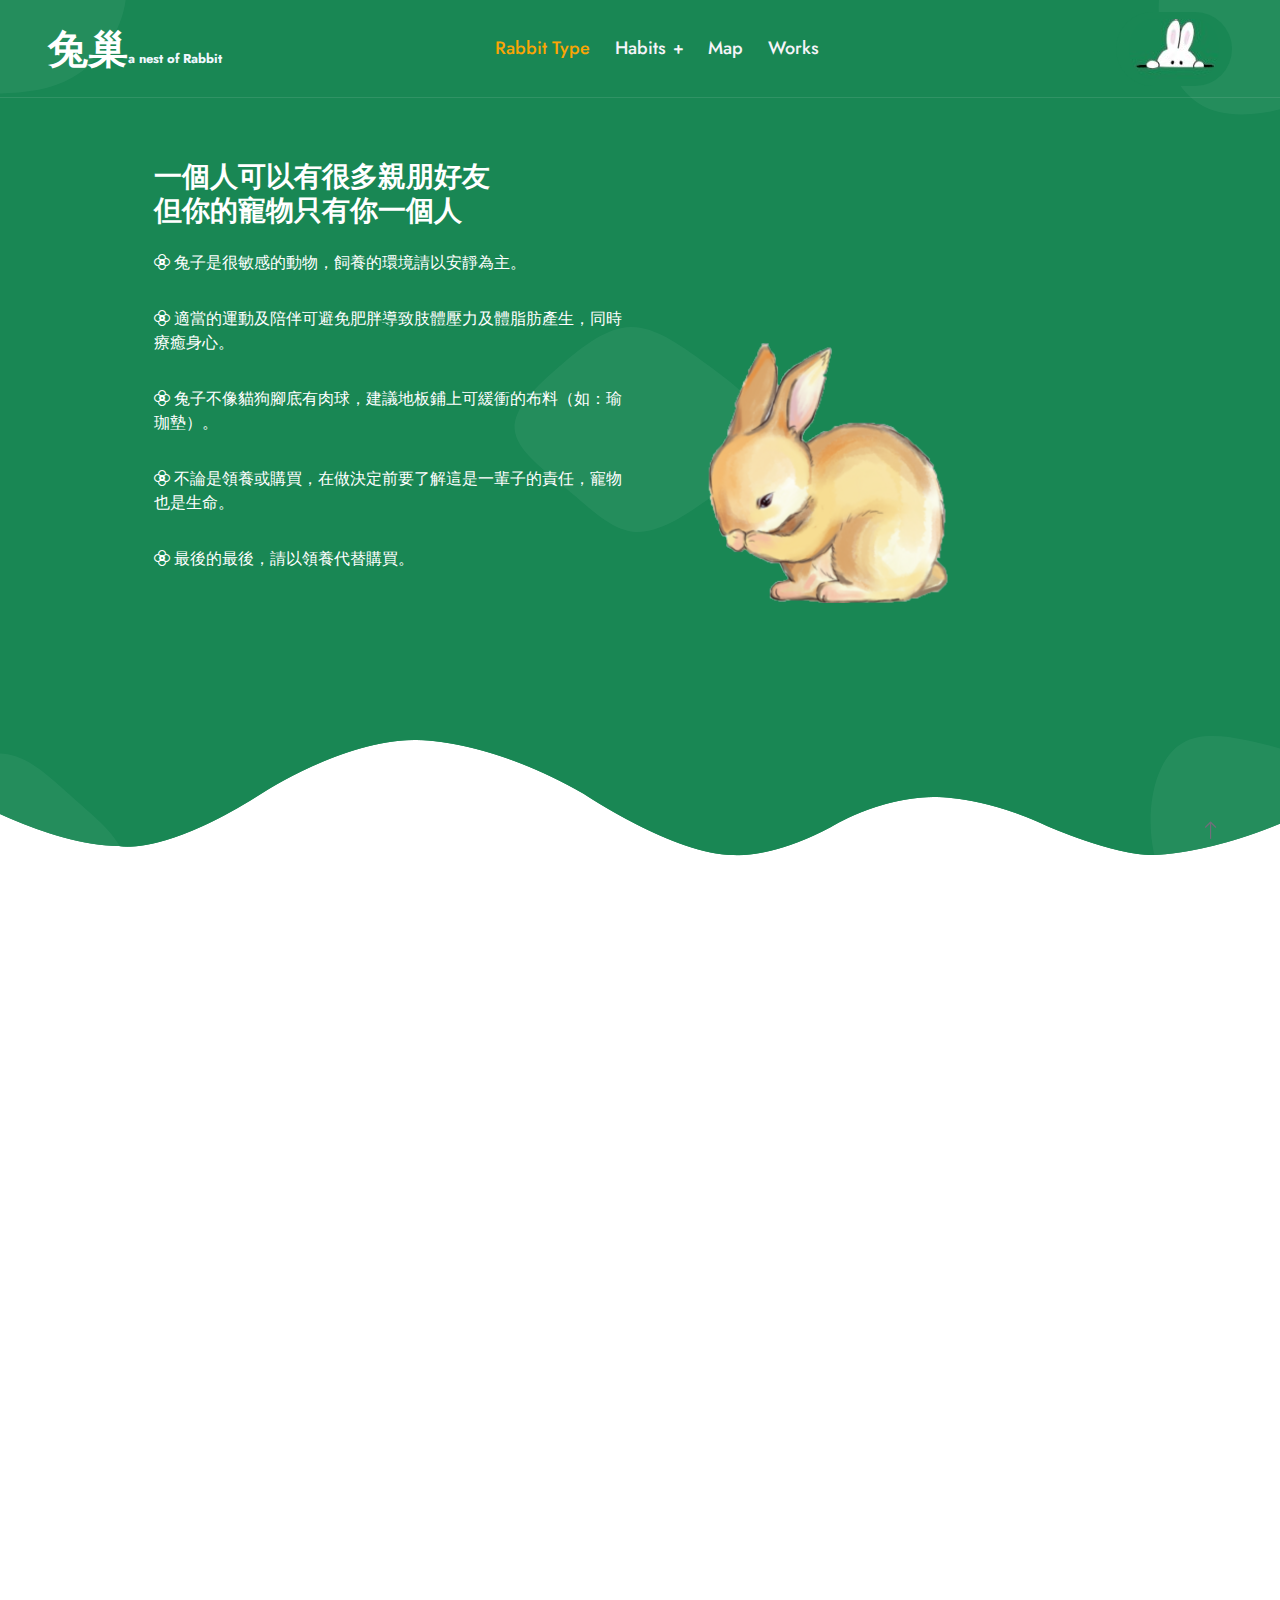
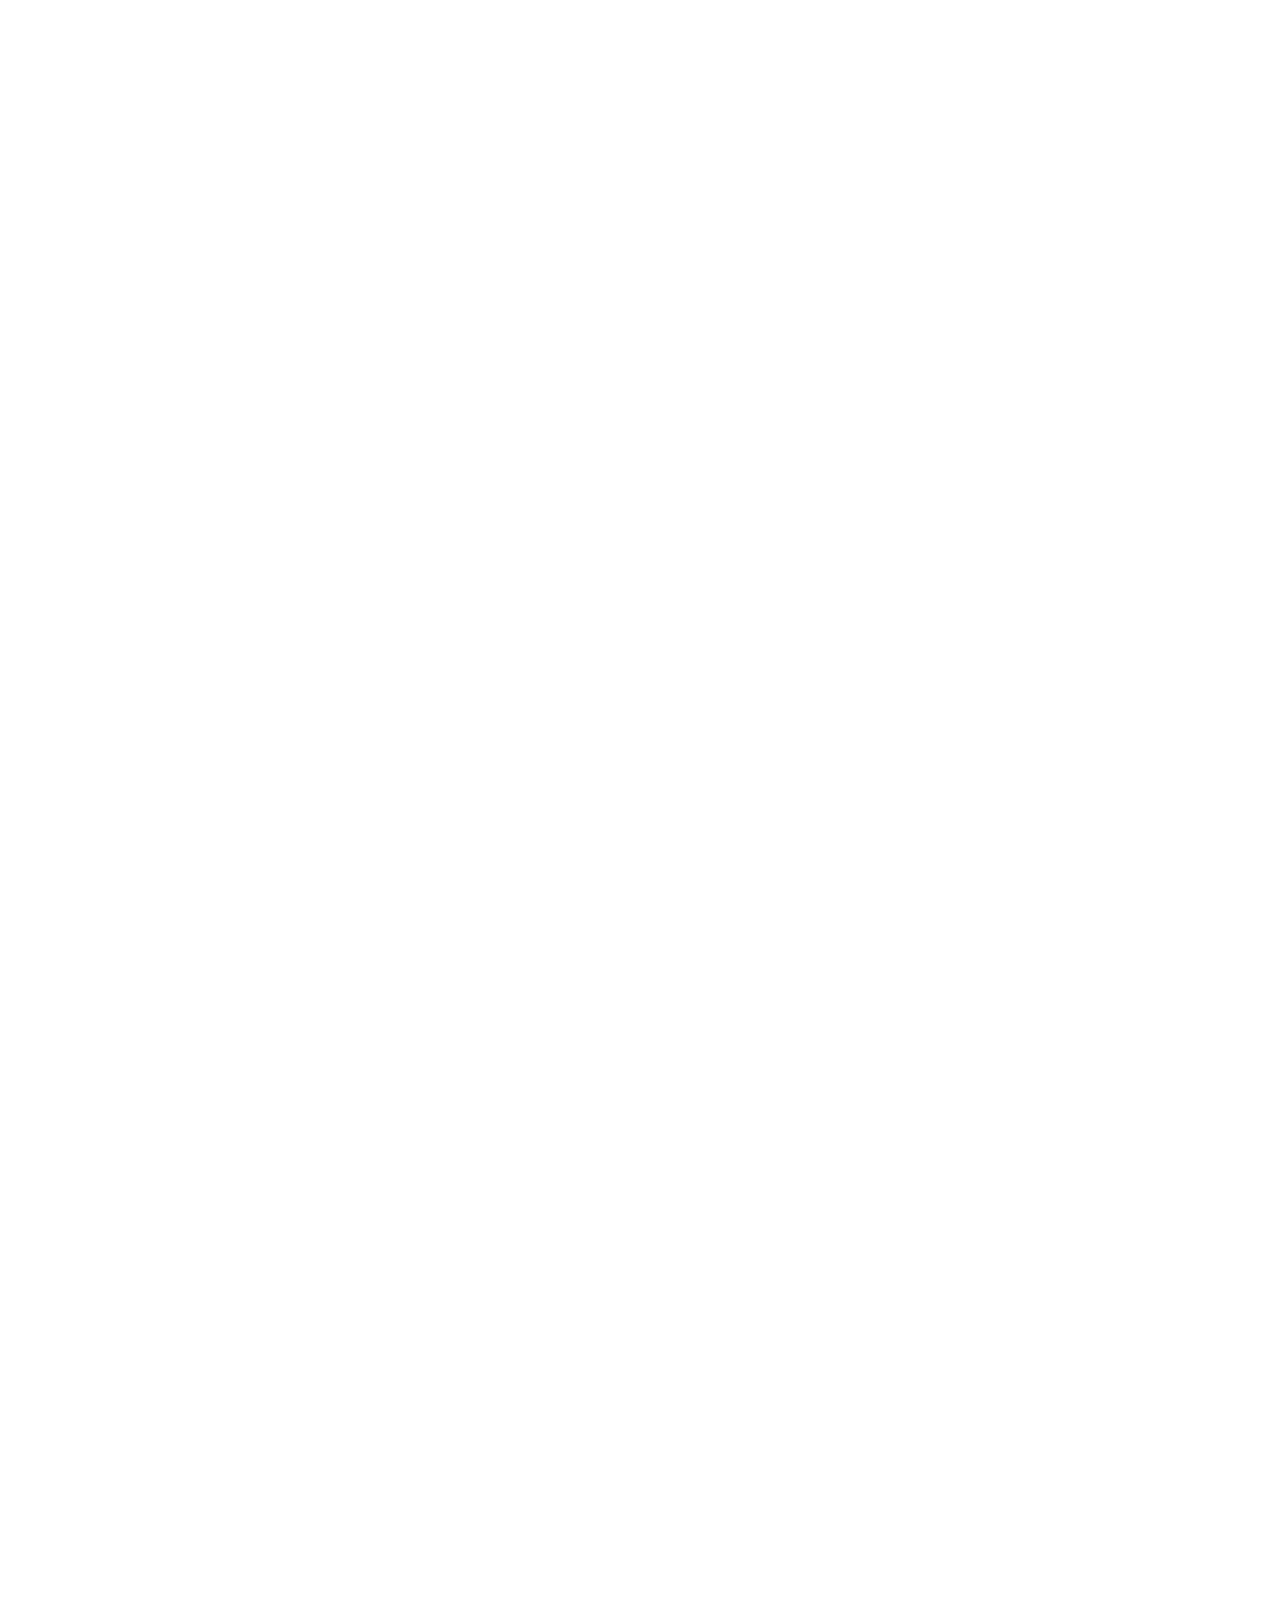
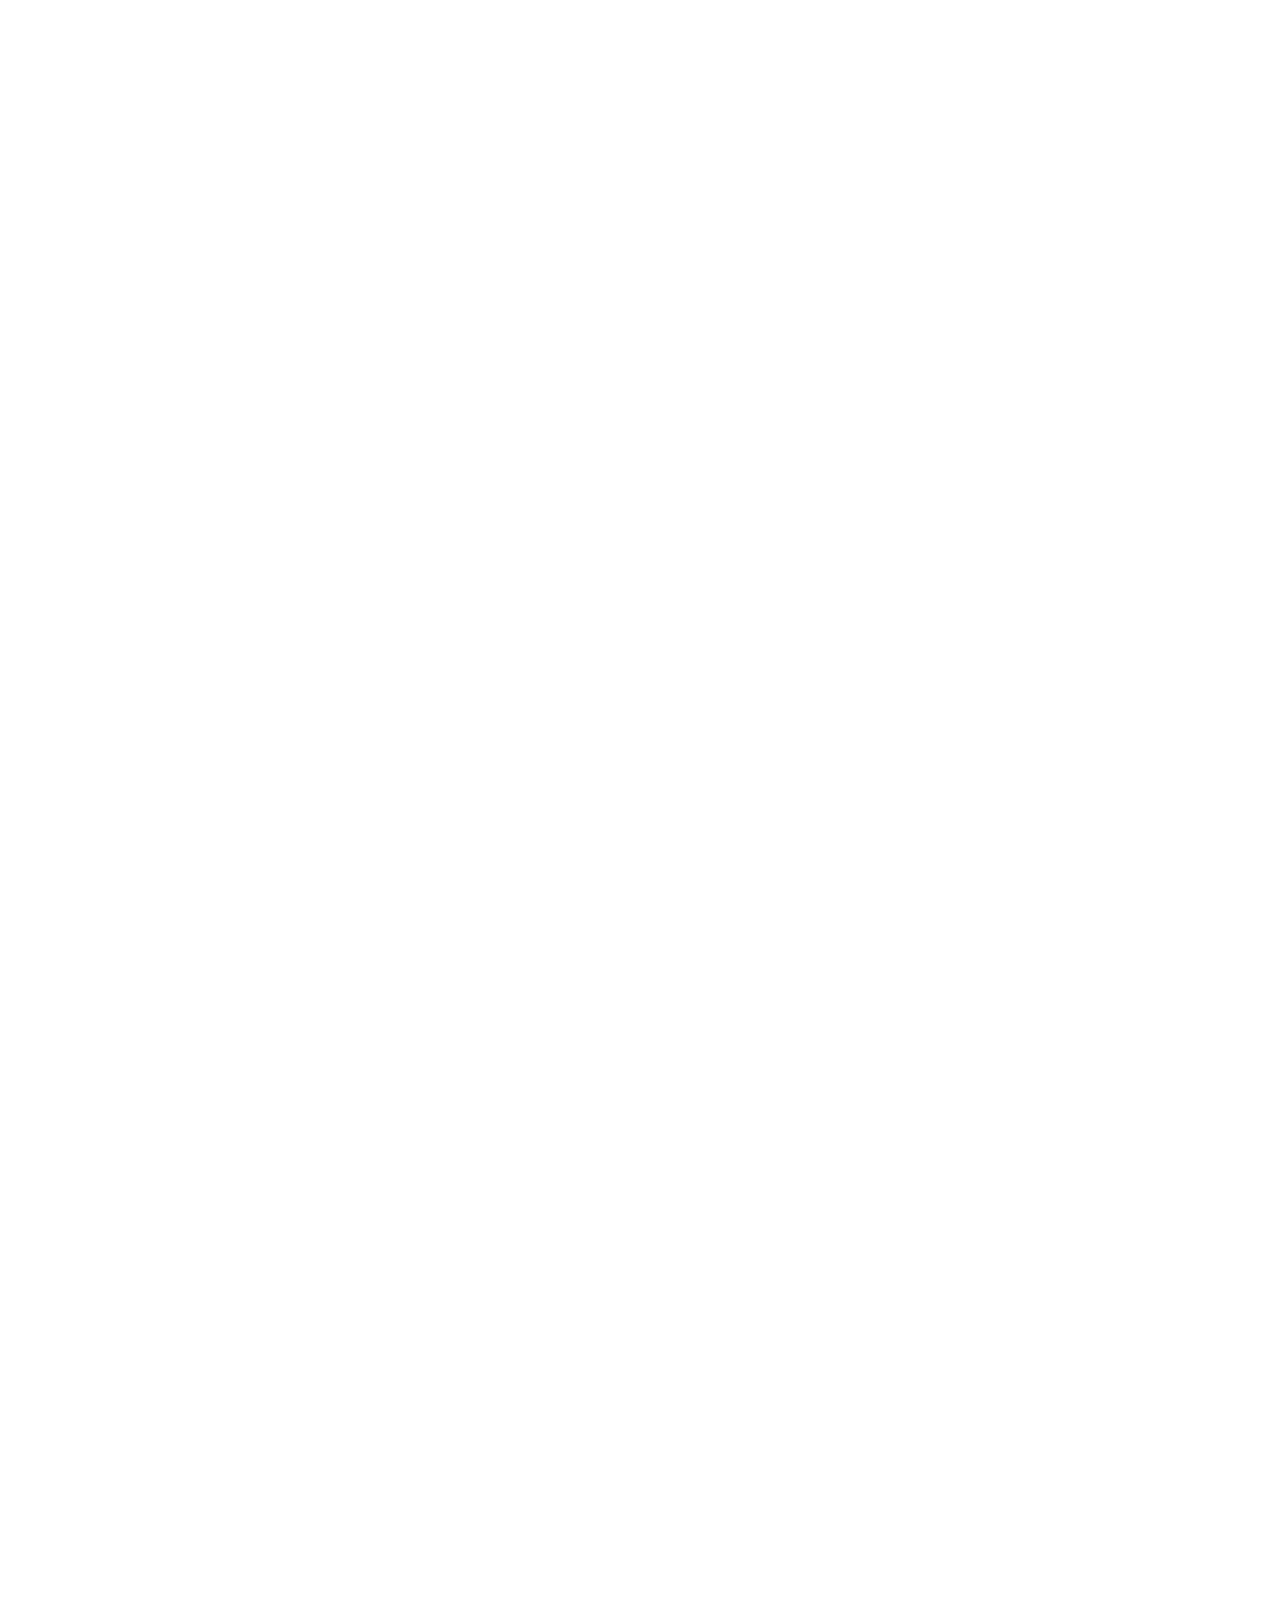
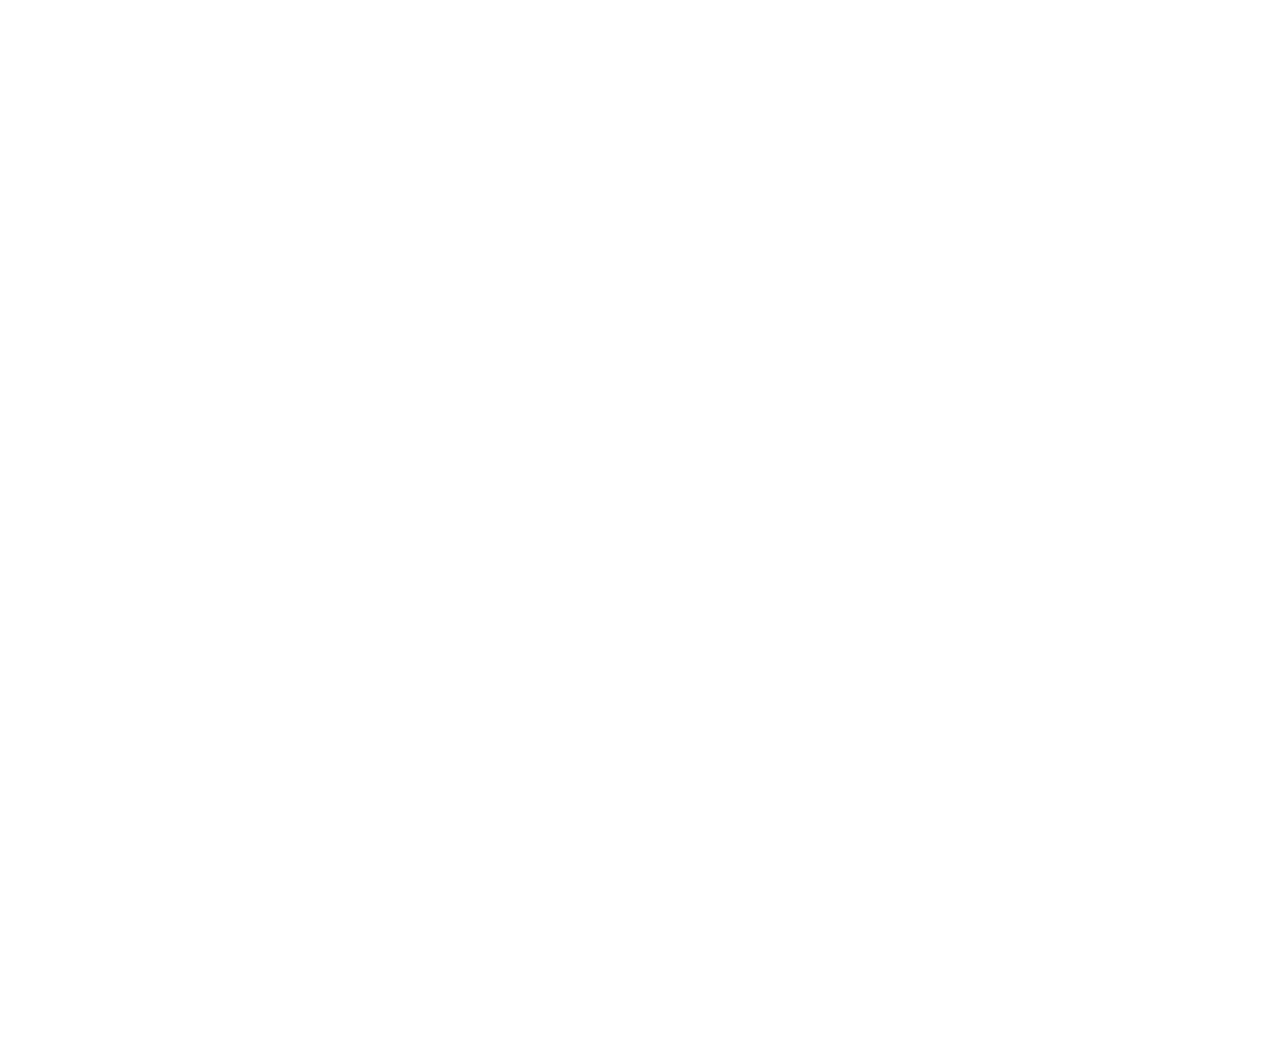
<file: index.html>
<!DOCTYPE html>
<html lang="en">

<head>
    <meta charset="utf-8">
    <title>Rabbit Type-介紹兔子種類</title>
    <meta content="width=device-width, initial-scale=1.0" name="viewport">
    <meta content="" name="keywords">
    <meta content="" name="description">

    <!-- Favicon -->
    <link href="img/Logo.png" rel="icon">

    <!-- Google Web Fonts -->
    <link rel="preconnect" href="https://fonts.googleapis.com">
    <link rel="preconnect" href="https://fonts.gstatic.com" crossorigin>
    <link href="https://fonts.googleapis.com/css2?family=Heebo:wght@400;500&family=Jost:wght@500;600;700&display=swap"
        rel="stylesheet">
    <!-- <script src="https://maxcdn.bootstrapcdn.com/bootstrap/3.4.1/js/bootstrap.min.js"></script> -->
    <!-- Icon Font Stylesheet -->
    <link href="https://cdnjs.cloudflare.com/ajax/libs/font-awesome/5.10.0/css/all.min.css" rel="stylesheet">
    <link href="https://cdn.jsdelivr.net/npm/bootstrap-icons@1.4.1/font/bootstrap-icons.css" rel="stylesheet">

    <!-- Libraries Stylesheet -->
    <link href="lib/animate/animate.min.css" rel="stylesheet">
    <link href="lib/owlcarousel/assets/owl.carousel.min.css" rel="stylesheet">
    <link href="lib/lightbox/css/lightbox.min.css" rel="stylesheet">

    <!-- Customized Bootstrap Stylesheet -->
    <link href="css/bootstrap.min.css" rel="stylesheet">

    <!-- Template Stylesheet -->
    <link href="css/style.css" rel="stylesheet">

    <!-- others -->

</head>

<style>
   .d-block{
        height: 400px;
        border-radius: 5px;
   }
   .lh-base{
        height: 72px;
   }

</style>


<script>
    window.onload = function () {
        document.getElementById("bn").onclick = function () {
            fetch("./rabbit_all.js")
                .then((Response) => {                        /*→ .then聲明式語法*/
                    return Response.json()                   /*→ 直接解析HW.html內容*/
                })
                .then((object) => {
                    let draw = document.getElementById("draw").value                   /*→ 在id為text的位置中放輸入值*/
                    let allType = object['allType']
                    let data = allType.find(function (el) {
                        return el.TypeName == draw
                    })
                    if (data) {
                        document.getElementById("showType").innerHTML = `<div class=" wow fadeIn">${data.TypeName}<br>${data.photo}</div>`
                        console.log(data)
                    } else {
                        // document.getElementById("showType").innerHTML = `<div style="color:red;line-height:408px ">請輸入正確內容</div>`
                        document.getElementById("showType").innerHTML = `<div class=" wow fadeIn"><img src="./img/ErrorType.jpg" style="border-radius:10px "><br><h5 style="color:red">請輸入正確內容</h5></div>`
                        console.log(data)
                    }
                    // document.getElementById("showType").innerHTML = object[draw]           /*→ test的內容顯示text所輸入對應的值*/
                })
        }
    }

</script>

<body>
    <div class="container-xxl bg-white p-0">
        <!-- Spinner Start -->
        <div id="spinner"
            class="show bg-white position-fixed translate-middle w-100 vh-100 top-50 start-50 d-flex align-items-center justify-content-center">
            <div class="spinner-grow text-success" style="width: 3rem; height: 3rem;" role="status">
                <span class="sr-only">Loading...</span>
            </div>
        </div>
        <!-- Spinner End -->


        <!-- Navbar & Hero Start -->
        <div class="container-xxl position-relative p-0">
            <nav class="navbar navbar-expand-lg navbar-light px-4 px-lg-5 py-3 py-lg-0">
                <a href="" class="navbar-brand p-0">
                    <h1 class="m-0">兔巢<span style="color: aliceblue;font-size: small;">a nest of Rabbit</span></h1>
                    <!-- <img src="img/logo.png" alt="Logo"> -->
                </a>
                <button class="navbar-toggler" type="button" data-bs-toggle="collapse" data-bs-target="#navbarCollapse">
                    <span class="fa fa-bars"></span>
                </button>
                <div class="collapse navbar-collapse" id="navbarCollapse">
                    <div class="navbar-nav mx-auto py-0">
                        <a href="index.html" class="nav-item nav-link active">Rabbit Type</a>
                        <div class="nav-item dropdown">
                            <a href="habit.html" class="nav-link dropdown-toggle" data-bs-toggle="dropdown">Habits</a>
                            <div class="dropdown-menu m-0">
                                <a href="habit.html#live" class="dropdown-item" title="居住環境、飲食習慣、適合溫度、睡眠時間">日常生活</a>
                                <a href="habit.html#stander" class="dropdown-item" title="兔子年齡、體型重量、外表骨骼">健康標準</a>
                                <a href="habit.html#behavior" class="dropdown-item" title="肢體語言、聲音表達、智商行為">個性行為</a>
                                <a href="habit.html#training" class="dropdown-item" title="控制飲食、讓兔子喜歡你、賦予指令、訓練強度、持續堅持">馴服兔子</a>
                                <a href="habit.html#dispute" class="dropdown-item" title="問題及闢謠">錯誤爭議</a>
                            </div>
                        </div>
                        <a href="map.html" class="nav-item nav-link">Map</a>
                        <a href="works.html" class="nav-item nav-link">Works</a>
                        <!-- <a href="project.html" class="nav-item nav-link">Project</a>
                        <a href="contact.html" class="nav-item nav-link">Contact</a> -->
                    </div>
                    <img src="./img/logo-Test.jpg" class="btn rounded-pill ms-3 d-none d-lg-block"
                        style="background-color: #198754;">
                </div>
            </nav>

            <div class="container-xxl bg-success hero-header">
                <div class="container px-lg-5">
                    <div class="row align-items-end">
                        <div class="col-lg-6 text-center text-lg-start ps-5">
                            <h3 class="text-white mb-4 animated slideInDown">一個人可以有很多親朋好友<br>但你的寵物只有你一個人</h3>
                            <p class="text-white pb-3 animated slideInDown"><i class="bi bi-flower2"></i> 兔子是很敏感的動物，飼養的環境請以安靜為主。</p>
                            <p class="text-white pb-3 animated slideInDown"><i class="bi bi-flower2"></i> 適當的運動及陪伴可避免肥胖導致肢體壓力及體脂肪產生，同時療癒身心。</p>
                            <p class="text-white pb-3 animated slideInDown"><i class="bi bi-flower2"></i> 兔子不像貓狗腳底有肉球，建議地板鋪上可緩衝的布料（如：瑜珈墊）。</p>
                            <p class="text-white pb-3 animated slideInDown"><i class="bi bi-flower2"></i> 不論是領養或購買，在做決定前要了解這是一輩子的責任，寵物也是生命。</p>
                            <p class="text-white pb-3 animated slideInDown"><i class="bi bi-flower2"></i> 最後的最後，請以領養代替購買。</p>
                            <!-- <a href="" class="btn btn-secondary py-sm-3 px-sm-5 rounded-pill me-3 animated slideInLeft">Read More</a>
                            <a href="" class="btn btn-light py-sm-3 px-sm-5 rounded-pill animated slideInRight">Contact Us</a> -->
                        </div>
                        <div class="col-lg-6 text-center text-lg-start ps-5 ">
                            <img class="img-fluid animated zoomIn" src="img/homepage_rabbit.png" alt="">
                        </div>
                    </div>
                </div>
            </div>
        </div>
        <!-- Navbar & Hero End -->


        <!-- Feature Start -->
        <div class="container-xxl py-5">
            <div class="container py-5 px-lg-5">
                <div class="row g-4">
                    <div class="col-lg-4 wow fadeInUp" data-wow-delay="0.1s">
                        <div class="feature-item bg-light rounded text-center p-4">
                            <img class="fa fa-3x mb-4" src="./img/del_carrot.png" alt="傷心紅蘿蔔">
                            <h5 class="mb-3">兔子的主食不是胡蘿蔔</h5>
                            <p class="m-0">兔子的主食是<mark>牧草</mark>。</p>
                            <p class="m-0">可以少量餵食胡蘿蔔，因含有大量維生素A</p>
                            <p class="m-0">過量餵食會引起中毒甚至死亡。</p>
                        </div>
                    </div>
                    <div class="col-lg-4 wow fadeInUp" data-wow-delay="0.3s">
                        <div class="feature-item bg-light rounded text-center p-4">
                            <img class="fa fa-3x mb-4" src="./img/eye_rabbit.png" alt="兔子眼睛">
                            <i class="fa fa-3x text-success mb-4"></i>
                            <h5 class="mb-3">兔子的眼睛是無色透明的</h5>
                            <p class="m-0">白兔的眼睛看起來是紅色的</p>
                            <p class="m-0">是因為毛細血管<mark>反射外界光線</mark></p>
                            <p class="m-0">透明的眼睛就會眼線出紅色。</p>
                        </div>
                    </div>
                    <div class="col-lg-4 wow fadeInUp" data-wow-delay="0.5s">
                        <div class="feature-item bg-light rounded text-center p-4">
                            <img class="fa fa-3x mb-4" src="./img/wash_rabbit.jpg" alt="兔子眼睛">
                            <h5 class="mb-3">兔子臭是刻板印象</h5>
                            <p class="m-0">早期的兔子以補貼家用作為目的飼養</p>
                            <p class="m-0">飼養環境不好，再加上排泄物是以堆肥使用</p>
                            <p class="m-0">堆久了<mark>發酵</mark>便會產生難聞的味道。</p>
                        </div>
                    </div>
                </div>
            </div>
        </div>
        <!-- Feature End -->




        <!-- Projects Start -->
        <div class="container-xxl py-5">
            <div class="container py-5 px-lg-5">
                <div class="wow fadeInUp mb-5 " data-wow-delay="0.1s">
                    <h1 class="text-center section-title text-secondary justify-content-center">
                        <span></span>兔子的不同品種<span></span>
                    </h1>
                    <a href="https://bunnylady.com/how-big-do-rabbits-get/" target="_blank">
                        <p class="text-center" title="The Bunny Lady LLC">分類參考：The Bunny Lady LLC</p>
                    </a>
                </div>
                <div class="row mt-n2 wow fadeInUp" data-wow-delay="0.3s">
                    <div class="col-12 text-center">
                        <ul class="list-inline mb-5" id="portfolio-flters">
                            <li class="mx-2 active" data-filter="*" title="一個品種可能同時有大型、中型或小型兔">全部(18)</li>
                            <li class="mx-2" data-filter=".huge" title="大型兔：成年體重大於8磅（約3.6公斤）">大型兔</li>
                            <li class="mx-2" data-filter=".middle" title="中型兔：成年體重介於5~8磅（約2.2~3.6公斤）">中型兔</li>
                            <li class="mx-2" data-filter=".mini" title="迷你兔：成年體重小於5磅（約2.2公斤）">小型兔</li>
                        </ul>
                    </div>
                </div>

                <div class="row g-4 portfolio-container ">
                    <div class="col-lg-4 col-md-6 portfolio-item mini wow fadeInUp" data-wow-delay="0.1s">
                        <div class="rounded overflow-hidden">
                            <div class="position-relative overflow-hidden">
                                <img class="img-thumbnail w-100" src="img/RabbitType/1.mid-mini-Dutch.jpg" alt="">
                                <div class="portfolio-overlay">
                                    <a class="btn btn-square btn-outline-light mx-1" href="img/allType/Dutch-T.png"
                                        data-lightbox="portfolio"><i class="fa fa-eye"></i></a>
                                    <a class="btn btn-square btn-outline-light mx-1" target="_blank" href="https://www.youtube.com/watch?v=ap81xXoGG4U"><i
                                            class="bi bi-youtube"></i></a>
                                </div>
                            </div>
                            <div class="bg-light p-3">
                                <h5 class="text-success fw-medium mb-2" title="別稱：荷蘭兔、霍蘭兔、圍巾兔">道奇兔</h5>
                                <p class="lh-base mb-0 ">源自於荷蘭，台灣最常見的品種。臉部有V字型的白色區塊，體型小，耳朵短，個性活潑、容易親近。</p>
                            </div>
                        </div>
                    </div>

                    <div class="col-lg-4 col-md-6 portfolio-item huge mini wow fadeInUp" data-wow-delay="0.3s">
                        <div class="rounded overflow-hidden">
                            <div class="position-relative overflow-hidden">
                                <img class="img-thumbnail w-100" src="img/RabbitType/2.huge-x-mini-Blanc_de_Hotot.jpg" alt="">
                                <div class="portfolio-overlay" >
                                    <a class="btn btn-square btn-outline-light mx-1" href="img/allType/Blanc_de_Hotot-T.png"
                                        data-lightbox="portfolio"><i class="fa fa-eye"></i></a>
                                    <a class="btn btn-square btn-outline-light mx-1" target="_blank" href="https://www.youtube.com/shorts/T-NhTfvswk8"><i
                                            class="bi bi-youtube"></i></a>
                                </div>
                            </div>
                            <div class="bg-light p-3" >
                                <h5 class="text-success fw-medium mb-2" title="別稱：熊貓兔、荷達特兔、黑輪兔">海棠兔</h5>
                                <p class="lh-base mb-0">源自於法國，有小型、大型品種。身體純白，只有眼睛周圍的毛是黑色。警覺心強、乖巧可愛。</a>
                            </div>
                        </div>
                    </div>

                    <div class="col-lg-4 col-md-6 portfolio-item mini wow fadeInUp" data-wow-delay="0.5s">
                        <div class="rounded overflow-hidden">
                            <div class="position-relative overflow-hidden">
                                <img class="img-thumbnail w-100" src="img/RabbitType/3.mini-Lionhead.jpeg" alt="">
                                <div class="portfolio-overlay">
                                    <!-- <a class="btn btn-square btn-outline-light mx-1" href="img/all"
                                        data-lightbox="portfolio"><i class="fa fa-eye"></i></a> -->
                                    <a class="btn btn-square btn-outline-light mx-1" target="_blank" href="https://www.youtube.com/watch?v=m2xOqbx6ZOw"><i
                                            class="bi bi-youtube"></i></a>
                                </div>
                            </div>
                            <div class="bg-light p-3">
                                <h5 class="text-success fw-medium mb-2" title="別稱：獅子頭兔">獅子兔</h5>
                                <p class="lh-base mb-0">源自於比利時。頭部毛髮蓬鬆濃密，像一隻小獅子。不怕生、活動力強。</a>
                            </div>
                        </div>
                    </div>

                    <div class="col-lg-4 col-md-6 portfolio-item mini wow fadeInUp" data-wow-delay="0.1s">
                        <div class="rounded overflow-hidden">
                            <div class="position-relative overflow-hidden">
                                <img class="img-thumbnail w-100" src="img/RabbitType/4.mini-holland_lop.jpg" alt="">
                                <div class="portfolio-overlay">
                                    <a class="btn btn-square btn-outline-light mx-1" href="img/allType/Lop-T.png"
                                        data-lightbox="portfolio"><i class="fa fa-eye"></i></a>
                                    <a class="btn btn-square btn-outline-light mx-1" target="_blank" href="https://www.youtube.com/watch?v=ptGqNxHkGrQ"><i
                                            class="bi bi-youtube"></i></a>
                                </div>
                            </div>
                            <div class="bg-light p-3">
                                <h5 class="text-success fw-medium mb-2" title="別稱：荷蘭垂耳兔、小垂垂">荷蘭垂耳兔</h5>
                                <p class="lh-base mb-0">源自於荷蘭，是最小的垂耳兔品種。耳朵下垂，短毛，多種毛色。個性膽小、喜好安靜。</a>
                            </div>
                        </div>
                    </div>

                    <div class="col-lg-4 col-md-6 portfolio-item middle wow fadeInUp" data-wow-delay="0.3s">
                        <div class="rounded overflow-hidden">
                            <div class="position-relative overflow-hidden">
                                <img class="img-thumbnail w-100" src="img/RabbitType/5.mini-spot.jpg" alt="">
                                <div class="portfolio-overlay">
                                    <a class="btn btn-square btn-outline-light mx-1" href="img/allType/Spot-T.png"
                                        data-lightbox="portfolio"><i class="fa fa-eye"></i></a>
                                    <a class="btn btn-square btn-outline-light mx-1" target="_blank" href="https://www.youtube.com/watch?v=fYI3cBqIzag"><i
                                            class="bi bi-youtube"></i></a>
                                </div>
                            </div>
                            <div class="bg-light p-3">
                                <h5 class="text-success fw-medium mb-2" title="別稱：大麥町兔、混種家兔、花兔、老爺兔">斑點兔</h5>
                                <p class="lh-base mb-0">源自於英國。身上斑點像101忠狗的大麥町犬，所以也被稱為大麥町兔。性格膽大、愛玩愛跳。</a>
                            </div>
                        </div>
                    </div>

                    <div class="col-lg-4 col-md-6 portfolio-item huge middle wow fadeInUp" data-wow-delay="0.5s">
                        <div class="rounded overflow-hidden">
                            <div class="position-relative overflow-hidden">
                                <img class="img-thumbnail w-100" src="img/RabbitType/6.huge-Creme_Dargent.jpg" alt="">
                                <div class="portfolio-overlay">
                                    <a class="btn btn-square btn-outline-light mx-1" href="img/allType/Creme-T.png"
                                        data-lightbox="portfolio"><i class="fa fa-eye"></i></a>
                                    <a class="btn btn-square btn-outline-light mx-1" target="_blank" href="https://www.youtube.com/watch?v=pwP4WwVT9CI"><i
                                            class="bi bi-youtube"></i></a>
                                </div>
                            </div>
                            <div class="bg-light p-3">
                                <h5 class="text-success fw-medium mb-2" title="別稱：忌廉兔、彼得兔、橘兔、金兔">奶油兔</h5>
                                <p class="lh-base mb-0">源自於法國。像奶油般的毛色，肚子的毛是白色的。有個性、較敏感。</a>
                            </div>
                        </div>
                    </div>

                    <div class="col-lg-4 col-md-6 portfolio-item middle huge wow fadeInUp" data-wow-delay="0.1s">
                        <div class="rounded overflow-hidden">
                            <div class="position-relative overflow-hidden">
                                <img class="img-thumbnail w-100" src="img/RabbitType/7.huge-mid-mini-Angora.jpg" alt="">
                                <div class="portfolio-overlay">
                                    <!-- <a class="btn btn-square btn-outline-light mx-1" href="img/a"
                                        data-lightbox="portfolio"><i class="fa fa-eye"></i></a> -->
                                    <a class="btn btn-square btn-outline-light mx-1" target="_blank" href="https://www.youtube.com/shorts/Pcp20uyPTqM"><i
                                            class="bi bi-youtube"></i></a>
                                </div>
                            </div>
                            <div class="bg-light p-3">
                                <h5 class="text-success fw-medium mb-2" title="別稱：長毛兔、波斯貓兔、艾達兔">安哥拉兔</h5>
                                <p class="lh-base mb-0">源自於土耳其的安哥拉省，是一種長毛兔。因毛細長，外型似像安哥拉山羊及安哥拉貓。性格文靜、溫順。</a>
                            </div>
                        </div>
                    </div>

                    <div class="col-lg-4 col-md-6 portfolio-item middle wow fadeInUp" data-wow-delay="0.3s">
                        <div class="rounded overflow-hidden">
                            <div class="position-relative overflow-hidden">
                                <img class="img-thumbnail w-100" src="img/RabbitType/8.mid-Japanese_Hare.jpg" alt="">
                                <div class="portfolio-overlay">
                                    <!-- <a class="btn btn-square btn-outline-light mx-1" href="img/portfolio-2.jpg"
                                        data-lightbox="portfolio"><i class="fa fa-eye"></i></a> -->
                                    <a class="btn btn-square btn-outline-light mx-1" target="_blank" href="https://www.youtube.com/watch?v=2FtgFHWJ724&t=127s"><i
                                            class="bi bi-youtube"></i></a>
                                </div>
                            </div>
                            <div class="bg-light p-3">
                                <h5 class="text-success fw-medium mb-2">日本野兔</h5>
                                <p class="lh-base mb-0">源自於日本大久野島，是當地特有的一種野兔。外貌及個性都有所不同。</a>
                            </div>
                        </div>
                    </div>

                    <div class="col-lg-4 col-md-6 portfolio-item huge wow fadeInUp" data-wow-delay="0.5s">
                        <div class="rounded overflow-hidden">
                            <div class="position-relative overflow-hidden">
                                <img class="img-thumbnail w-100" src="img/RabbitType/9.huge-Flemish_Giants.jpg" alt="">
                                <div class="portfolio-overlay">
                                    <!-- <a class="btn btn-square btn-outline-light mx-1" href="img/portfolio-3.jpg"
                                        data-lightbox="portfolio"><i class="fa fa-eye"></i></a> -->
                                    <a class="btn btn-square btn-outline-light mx-1" target="_blank" href="https://www.youtube.com/watch?v=mPA-SBRdCeQ"><i
                                            class="bi bi-youtube"></i></a>
                                </div>
                            </div>
                            <div class="bg-light p-3">
                                <h5 class="text-success fw-medium mb-2" title="別稱：花明兔、佛萊明兔">佛萊明巨兔</h5>
                                <p class="lh-base mb-0">源自於比利時，是家兔的最大品種。體型巨大，體重介於4~20公斤。個性慵懶、害羞安靜。</a>
                            </div>
                        </div>
                    </div>

                    <div class="col-lg-4 col-md-6 portfolio-item huge middle wow fadeInUp" data-wow-delay="0.1s">
                        <div class="rounded overflow-hidden">
                            <div class="position-relative overflow-hidden">
                                <img class="img-thumbnail w-100" src="img/RabbitType/10.huge-mid-chinchilla.jpg" alt="">
                                <div class="portfolio-overlay">
                                    <a class="btn btn-square btn-outline-light mx-1" href="img/allType/chinchilla-T.png"
                                        data-lightbox="portfolio"><i class="fa fa-eye"></i></a>
                                    <a class="btn btn-square btn-outline-light mx-1" target="_blank" href="https://www.youtube.com/watch?v=XX2nUquHkJI"><i
                                            class="bi bi-youtube"></i></a>
                                </div>
                            </div>
                            <div class="bg-light p-3">
                                <h5 class="text-success fw-medium mb-2" title="別稱：渦卷兔">金吉拉兔</h5>
                                <p class="lh-base mb-0">源自於美國。因皮毛似南美小動物Chinchillalanigera而得名，風吹到毛時呈現渦狀輪捲，又稱渦卷兔。懂得認人、自尊心強。</a>
                            </div>
                        </div>
                    </div>

                    <div class="col-lg-4 col-md-6 portfolio-item huge wow fadeInUp" data-wow-delay="0.3s">
                        <div class="rounded overflow-hidden">
                            <div class="position-relative overflow-hidden">
                                <img class="img-thumbnail w-100" src="img/RabbitType/11.huge-Continental_Giant.jpg" alt="">
                                <div class="portfolio-overlay">
                                    <!-- <a class="btn btn-square btn-outline-light mx-1" href="img/portfolio-5.jpg"
                                        data-lightbox="portfolio"><i class="fa fa-eye"></i></a> -->
                                    <a class="btn btn-square btn-outline-light mx-1" target="_blank" href="https://www.youtube.com/watch?v=YbDqzvh5oAs"><i
                                            class="bi bi-youtube"></i></a>
                                </div>
                            </div>
                            <div class="bg-light p-3">
                                <h5 class="text-success fw-medium mb-2" title="別稱：德國灰色巨型兔">大陸巨兔</h5>
                                <p class="lh-base mb-0">源自於德國，是佛萊明巨兔及歐洲野兔的後代。骨骼較脆弱。個性溫順愛撒嬌</a>
                            </div>
                        </div>
                    </div>

                    <div class="col-lg-4 col-md-6 portfolio-item mini wow fadeInUp" data-wow-delay="0.5s">
                        <div class="rounded overflow-hidden">
                            <div class="position-relative overflow-hidden">
                                <img class="img-thumbnail w-100" src="img/RabbitType/12.mini-American_Fuzzy_Lop.jpg" alt="">
                                <div class="portfolio-overlay">
                                    <a class="btn btn-square btn-outline-light mx-1" href="img/allType/Lop-T.png"
                                        data-lightbox="portfolio"><i class="fa fa-eye"></i></a>
                                    <a class="btn btn-square btn-outline-light mx-1" target="_blank" href="https://www.youtube.com/watch?v=IWrK7sXK3Vw"><i
                                            class="bi bi-youtube"></i></a>
                                </div>
                            </div>
                            <div class="bg-light p-3">
                                <h5 class="text-success fw-medium mb-2" title="別稱：美種費斯垂耳兔">美國垂耳兔</h5>
                                <p class="lh-base mb-0">源自於美國，是該國第三小的垂耳兔品種。圓臉、短頸，有多種毛色。個性文靜膽小、喜歡清潔。</a>
                            </div>
                        </div>
                    </div>

                    <div class="col-lg-4 col-md-6 portfolio-item middle mini wow fadeInUp" data-wow-delay="0.1s">
                        <div class="rounded overflow-hidden">
                            <div class="position-relative overflow-hidden">
                                <img class="img-thumbnail w-100" src="img/RabbitType/13.huge-Belgian_Hare.jpg" alt="">
                                <div class="portfolio-overlay">
                                    <!-- <a class="btn btn-square btn-outline-light mx-1" href=""
                                        data-lightbox="portfolio"><i class="fa fa-eye"></i></a> -->
                                    <a class="btn btn-square btn-outline-light mx-1" target="_blank" href="https://www.youtube.com/watch?v=ZZ4aVSA69IA"><i
                                            class="bi bi-youtube"></i></a>
                                </div>
                            </div>
                            <div class="bg-light p-3">
                                <h5 class="text-success fw-medium mb-2" title="別稱：巨灰兔、弗朗德巨兔、比利時野兔、小野兔、假野兔">比利時兔</h5>
                                <p class="lh-base mb-0">源自於比利時，是一種家兔，但經過品種改良，外型酷似野兔。個性聰明，喜歡挖洞。</a>
                            </div>
                        </div>
                    </div>

                    <div class="col-lg-4 col-md-6 portfolio-item mini wow fadeInUp" data-wow-delay="0.3s">
                        <div class="rounded overflow-hidden">
                            <div class="position-relative overflow-hidden">
                                <img class="img-thumbnail w-100" src="img/RabbitType/14.mini-Dwarf.jpg" alt="">
                                <div class="portfolio-overlay">
                                    <!-- <a class="btn btn-square btn-outline-light mx-1" href="img/allType/"
                                        data-lightbox="portfolio"><i class="fa fa-eye"></i></a> -->
                                    <a class="btn btn-square btn-outline-light mx-1" target="_blank" href="https://www.youtube.com/watch?v=wuDjZ38RW3c"><i
                                            class="bi bi-youtube"></i></a>
                                </div>
                            </div>
                            <div class="bg-light p-3">
                                <h5 class="text-success fw-medium mb-2">荷蘭侏儒兔</h5>
                                <p class="lh-base mb-0">源自於荷蘭，是體型最小的家兔。耳朵短小，臉型圓潤，顏色花紋多樣。怕生、動作靈活，乖巧可愛。</a>
                            </div>
                        </div>
                    </div>

                    <div class="col-lg-4 col-md-6 portfolio-item huge middle mini wow fadeInUp" data-wow-delay="0.5s">
                        <div class="rounded overflow-hidden">
                            <div class="position-relative overflow-hidden">
                                <img class="img-thumbnail w-100" src="img/RabbitType/15.mid-Rex.jpg" alt="">
                                <div class="portfolio-overlay">
                                    <a class="btn btn-square btn-outline-light mx-1" href="img/allType/Rex-T.png"
                                        data-lightbox="portfolio"><i class="fa fa-eye"></i></a>
                                    <a class="btn btn-square btn-outline-light mx-1" target="_blank" href="https://www.youtube.com/shorts/l37eelGY0Fk"><i
                                            class="bi bi-youtube"></i></a>
                                </div>
                            </div>
                            <div class="bg-light p-3">
                                <h5 class="text-success fw-medium mb-2" title="別稱：絨毛兔、絲絨兔、力斯兔">雷克斯兔</h5>
                                <p class="lh-base mb-0">來源於法國，由兩隻突變的短毛兔發展而來。毛髮似天鵝絨般濃密，毛色多樣。個性活潑好動。</a>
                            </div>
                        </div>
                    </div>

                    <div class="col-lg-4 col-md-6 portfolio-item huge middle mini wow fadeInUp" data-wow-delay="0.1s">
                        <div class="rounded overflow-hidden">
                            <div class="position-relative overflow-hidden">
                                <img class="img-thumbnail w-100" src="img/RabbitType/16.huge-mid-mini-English_Lop.jpg" alt="">
                                <div class="portfolio-overlay">
                                    <a class="btn btn-square btn-outline-light mx-1" href="img/allType/Lop-T.png"
                                        data-lightbox="portfolio"><i class="fa fa-eye"></i></a>
                                    <a class="btn btn-square btn-outline-light mx-1" target="_blank" href="https://www.youtube.com/watch?v=SWMPrxPnxKw"><i
                                            class="bi bi-youtube"></i></a>
                                </div>
                            </div>
                            <div class="bg-light p-3">
                                <h5 class="text-success fw-medium mb-2" title="別稱：英種垂耳兔、英國長耳兔">英國垂耳兔</h5>
                                <p class="lh-base mb-0">源自於非洲阿爾及爾。耳朵又大又垂，最長紀錄為72.4cm。個性怕潮濕，膽子小，受到驚嚇時與會減退。</a>
                            </div>
                        </div>
                    </div>

                    <div class="col-lg-4 col-md-6 portfolio-item mini middle wow fadeInUp" data-wow-delay="0.3s">
                        <div class="rounded overflow-hidden">
                            <div class="position-relative overflow-hidden">
                                <img class="img-thumbnail w-100" src="img/RabbitType/17.Siamese.jpg" alt="">
                                <div class="portfolio-overlay">
                                    <a class="btn btn-square btn-outline-light mx-1" href="img/allType/Siamese-T.png"
                                        data-lightbox="portfolio"><i class="fa fa-eye"></i></a>
                                    <a class="btn btn-square btn-outline-light mx-1" target="_blank" href="https://www.youtube.com/watch?v=pVxFMkPu2i0"><i
                                            class="bi bi-youtube"></i></a>
                                </div>
                            </div>
                            <div class="bg-light p-3">
                                <h5 class="text-success fw-medium mb-2">暹羅兔</h5>
                                <p class="lh-base mb-0">源自於泰國，在200多年前僅由泰國的王宮和大寺院飼養。口鼻、耳朵及四肢末端會隨天氣變色（越冷越黑）。個性溫柔、感情豐富。</a>
                            </div>
                        </div>
                    </div>

                    <div class="col-lg-4 col-md-6 portfolio-item middle wow fadeInUp" data-wow-delay="0.5s">
                        <div class="rounded overflow-hidden">
                            <div class="position-relative overflow-hidden">
                                <img class="img-thumbnail w-100" src="img/RabbitType/18.Harlequin.jpg" alt="">
                                <div class="portfolio-overlay">
                                    <a class="btn btn-square btn-outline-light mx-1" href="img/allType/Harlequin-T.png"
                                        data-lightbox="portfolio"><i class="fa fa-eye"></i></a>
                                    <a class="btn btn-square btn-outline-light mx-1" target="_blank" href="https://www.youtube.com/watch?v=T7F1AjxdSDU"><i
                                            class="bi bi-youtube"></i></a>
                                </div>
                            </div>
                            <div class="bg-light p-3">
                                <h5 class="text-success fw-medium mb-2" title="別稱：兔八哥">小丑兔</h5>
                                <p class="lh-base mb-0">源自於法國，壽命可長達13~15年。毛色斑駁，樣式多種。安靜、身上較無異味。</a>
                            </div>
                        </div>
                    </div>
                </div>
            </div>
        </div>
        <!-- Projects End -->


        <!-- Team Start -->
        <div class="container-xxl py-5">
            <div class="container py-5 px-lg-5">
                <div class="wow fadeInUp" data-wow-delay="0.1s">
                    <h1 class="section-title text-secondary justify-content-center">試試看兔子品種查找工具<i
                            class="bi bi-search"></i>
                    </h1>
                    <a href="#all_type">
                        <p class="text-center ">或向下查看兔子品種整理表</p>
                    </a>
                </div>
                <div class="row g-4">
                    <div class=" wow fadeInUp" data-wow-delay="0.3s">
                        <div class="team-item bg-light rounded">
                            <div class=" text-center border-bottom p-4 wow fadeInUp" data-wow-delay="0.3s">
                                <div class="rounded-circle " style="height: 408px;" data-wow-delay="0.3s" id="showType"
                                    alt="請在下方空格輸入:道奇兔/海棠兔/獅子兔/荷蘭侏儒兔/斑點兔">
                                    請在下方空格輸入:道奇兔/海棠兔/獅子兔/荷蘭侏儒兔/斑點兔...


                                    <div id="carouselExampleFade" class="carousel slide carousel-fade"
                                        data-bs-ride="carousel" data-wow-delay="0.3s">
                                        <div class="carousel-inner" style="height: 400px;"  data-bs-interval="3000">
                                            <div class="carousel-item active" title="道奇兔">
                                                <img src="./img/allType/Dutch.jpg" class="d-block"
                                                    style="margin:auto;display:block;" alt="...">
                                            </div>
                                            <div class="carousel-item" title="斑點兔">
                                                <img src="./img/allType/spot.jpg" class="d-block"
                                                    style="margin:auto;display:block;" alt="...">
                                            </div>
                                            <div class="carousel-item" title="海棠兔">
                                                <img src="./img/allType/Blanc_de_Hotot.jpg" class="d-block"
                                                    style="margin:auto;display:block;" alt="...">
                                            </div>
                                            <div class="carousel-item" title="獅子兔">
                                                <img src="./img/allType/Lionhead.jpeg" class="d-block"
                                                    style="margin:auto;display:block;" alt="...">
                                            </div>
                                            <div class="carousel-item" title="荷蘭垂耳兔">
                                                <img src="./img/allType/holland_lop.jpg" class="d-block"
                                                    style="margin:auto;display:block;" alt="...">
                                            </div>
                                            <div class="carousel-item" title="奶油兔">
                                                <img src="./img/allType/Creme_DArgent.jpg" class="d-block"
                                                    style="margin:auto;display:block;" alt="...">
                                            </div>
                                            <div class="carousel-item" title="安哥拉兔">
                                                <img src="./img/allType/Angora.jpg" class="d-block"
                                                    style="margin:auto;display:block;" alt="...">
                                            </div>
                                            <div class="carousel-item" title="日本野兔">
                                                <img src="./img/allType/Japanese_Hare.jpg" class="d-block"
                                                    style="margin:auto;display:block;" alt="...">
                                            </div>
                                            <div class="carousel-item" title="佛萊明巨兔">
                                                <img src="./img/allType/Flemish_Giants.jpg" class="d-block"
                                                    style="margin:auto;display:block;" alt="...">
                                            </div>
                                            <div class="carousel-item" title="金吉拉兔">
                                                <img src="./img/allType/chinchilla.jpg" class="d-block"
                                                    style="margin:auto;display:block;" alt="...">
                                            </div>
                                            <div class="carousel-item" title="大陸巨兔">
                                                <img src="./img/allType/Continental_Giant.jpg" class="d-block"
                                                    style="margin:auto;display:block;" alt="...">
                                            </div>
                                            <div class="carousel-item" title="美國垂耳兔">
                                                <img src="./img/allType/American_Fuzzy_Lop.jpg" class="d-block"
                                                    style="margin:auto;display:block;" alt="...">
                                            </div>
                                            <div class="carousel-item" title="比利時兔">
                                                <img src="./img/allType/Belgian_Hare.jpg" class="d-block"
                                                    style="margin:auto;display:block;" alt="...">
                                            </div>
                                            <div class="carousel-item" title="荷蘭侏儒兔">
                                                <img src="./img/allType/holland_lop.jpg" class="d-block"
                                                    style="margin:auto;display:block;" alt="...">
                                            </div>
                                            <div class="carousel-item" title="雷克斯兔">
                                                <img src="./img/allType/Rex.jpg" class="d-block"
                                                    style="margin:auto;display:block;" alt="...">
                                            </div>
                                            <div class="carousel-item" title="英國垂耳兔">
                                                <img src="./img/allType/English_Lop.jpg" class="d-block"
                                                    style="margin:auto;display:block;" alt="...">
                                            </div>
                                            <div class="carousel-item" title="暹羅兔">
                                                <img src="./img/allType/Siamese.jpg" class="d-block"
                                                    style="margin:auto;display:block;" alt="...">
                                            </div>
                                            <div class="carousel-item" title="小丑兔">
                                                <img src="./img/allType/Harlequin.jpg" class="d-block"
                                                    style="margin:auto;display:block;" alt="...">
                                            </div>
                                        </div>
                                    </div>
                                </div>
                                <hr>
                                <div class="input-group mb-3" style="width: max-content; margin:0 auto ;" title="請依下方選像輸入正確名稱">
                                    <span class="input-group-text" id="basic-addon1">品種名稱：</span>
                                    <!-- <input id="msg" type="text" class="form-control" name="msg" placeholder="Additional Info"> -->
                                    <input id="draw" class="form-control" list="options3" placeholder="道奇兔or海棠兔...">
                                </div>
                                <datalist id="options3">
                                    <option data-value="0">道奇兔</option>
                                    <option data-value="1">海棠兔</option>
                                    <option data-value="2">獅子兔</option>
                                    <option data-value="3">荷蘭垂耳兔</option>
                                    <option data-value="4">斑點兔</option>
                                    <option data-value="5">奶油兔</option>
                                    <option data-value="6">安哥拉兔</option>
                                    <option data-value="7">日本野兔</option>
                                    <option data-value="8">佛萊明巨兔</option>
                                    <option data-value="9">金吉拉兔</option>
                                    <option data-value="10">大陸巨兔</option>
                                    <option data-value="11">美國垂耳兔</option>
                                    <option data-value="12">比利時兔</option>
                                    <option data-value="13">荷蘭侏儒兔</option>
                                    <option data-value="14">雷克斯兔</option>
                                    <option data-value="15">英國垂耳兔</option>
                                    <option data-value="16">暹羅兔</option>
                                    <option data-value="17">小丑兔</option>
                                </datalist>
                                <button class="btn" id="bn">查看</button>
                            </div>
                        </div>
                    </div>
                    <!-- <div class="col-lg-4 col-md-6 wow fadeInUp" data-wow-delay="0.5s">
                        <div class="team-item bg-light rounded">
                            <div class="text-center border-bottom p-4">
                                <img class="img-fluid rounded-circle mb-4" src="img/team-3.jpg" alt="">
                                <h5>Tony Johnson</h5>
                                <span>SEO Expert</span>
                            </div>
                            <div class="d-flex justify-content-center p-4">
                                <a class="btn btn-square mx-1" href=""><i class="fab fa-facebook-f"></i></a>
                                <a class="btn btn-square mx-1" href=""><i class="fab fa-twitter"></i></a>
                                <a class="btn btn-square mx-1" href=""><i class="fab fa-instagram"></i></a>
                                <a class="btn btn-square mx-1" href=""><i class="fab fa-youtubeedin-in"></i></a>
                            </div>
                        </div>
                    </div> -->
                </div>
            </div>
        </div>
        <!-- Team End -->

        <!-- Newsletter Start -->
        <span id="all_type"></span>
        <div class="container-xxl bg-success newsletter py-5 wow fadeInUp" data-wow-delay="0.1s">
            <div class="container py-5 px-lg-5">
                <div class="row justify-content-center">
                    <div class="col-lg-7 text-center">
                        <h3 class="section-title text-white justify-content-center"><span></span>品種總整理<span></span></h3>
                        <img style="width: 100%;" src="./img/all_type.png" alt="兔子品種總整理">
                    </div>
                </div>
            </div>
        </div>
        <!-- Newsletter End -->





        




        <!-- Footer Start -->
        <div class="container-fluid bg-success footer wow fadeIn" data-wow-delay="0.1s">
        </div>
        <!-- Footer End -->



        <!-- Back to Top -->
        <a href="#" class="btn btn-lg btn-lg-square back-to-top"><i class="bi bi-arrow-up"></i></a>
    </div>

    <!-- JavaScript Libraries -->
    <script src="https://code.jquery.com/jquery-3.4.1.min.js"></script>
    <script src="https://cdn.jsdelivr.net/npm/bootstrap@5.0.0/dist/js/bootstrap.bundle.min.js"></script>
    <script src="lib/wow/wow.min.js"></script>
    <script src="lib/easing/easing.min.js"></script>
    <script src="lib/waypoints/waypoints.min.js"></script>
    <script src="lib/counterup/counterup.min.js"></script>
    <script src="lib/owlcarousel/owl.carousel.min.js"></script>
    <script src="lib/isotope/isotope.pkgd.min.js"></script>
    <script src="lib/lightbox/js/lightbox.min.js"></script>

    <!-- Template Javascript -->
    <script src="js/main.js"></script>
</body>

</html>
</file>
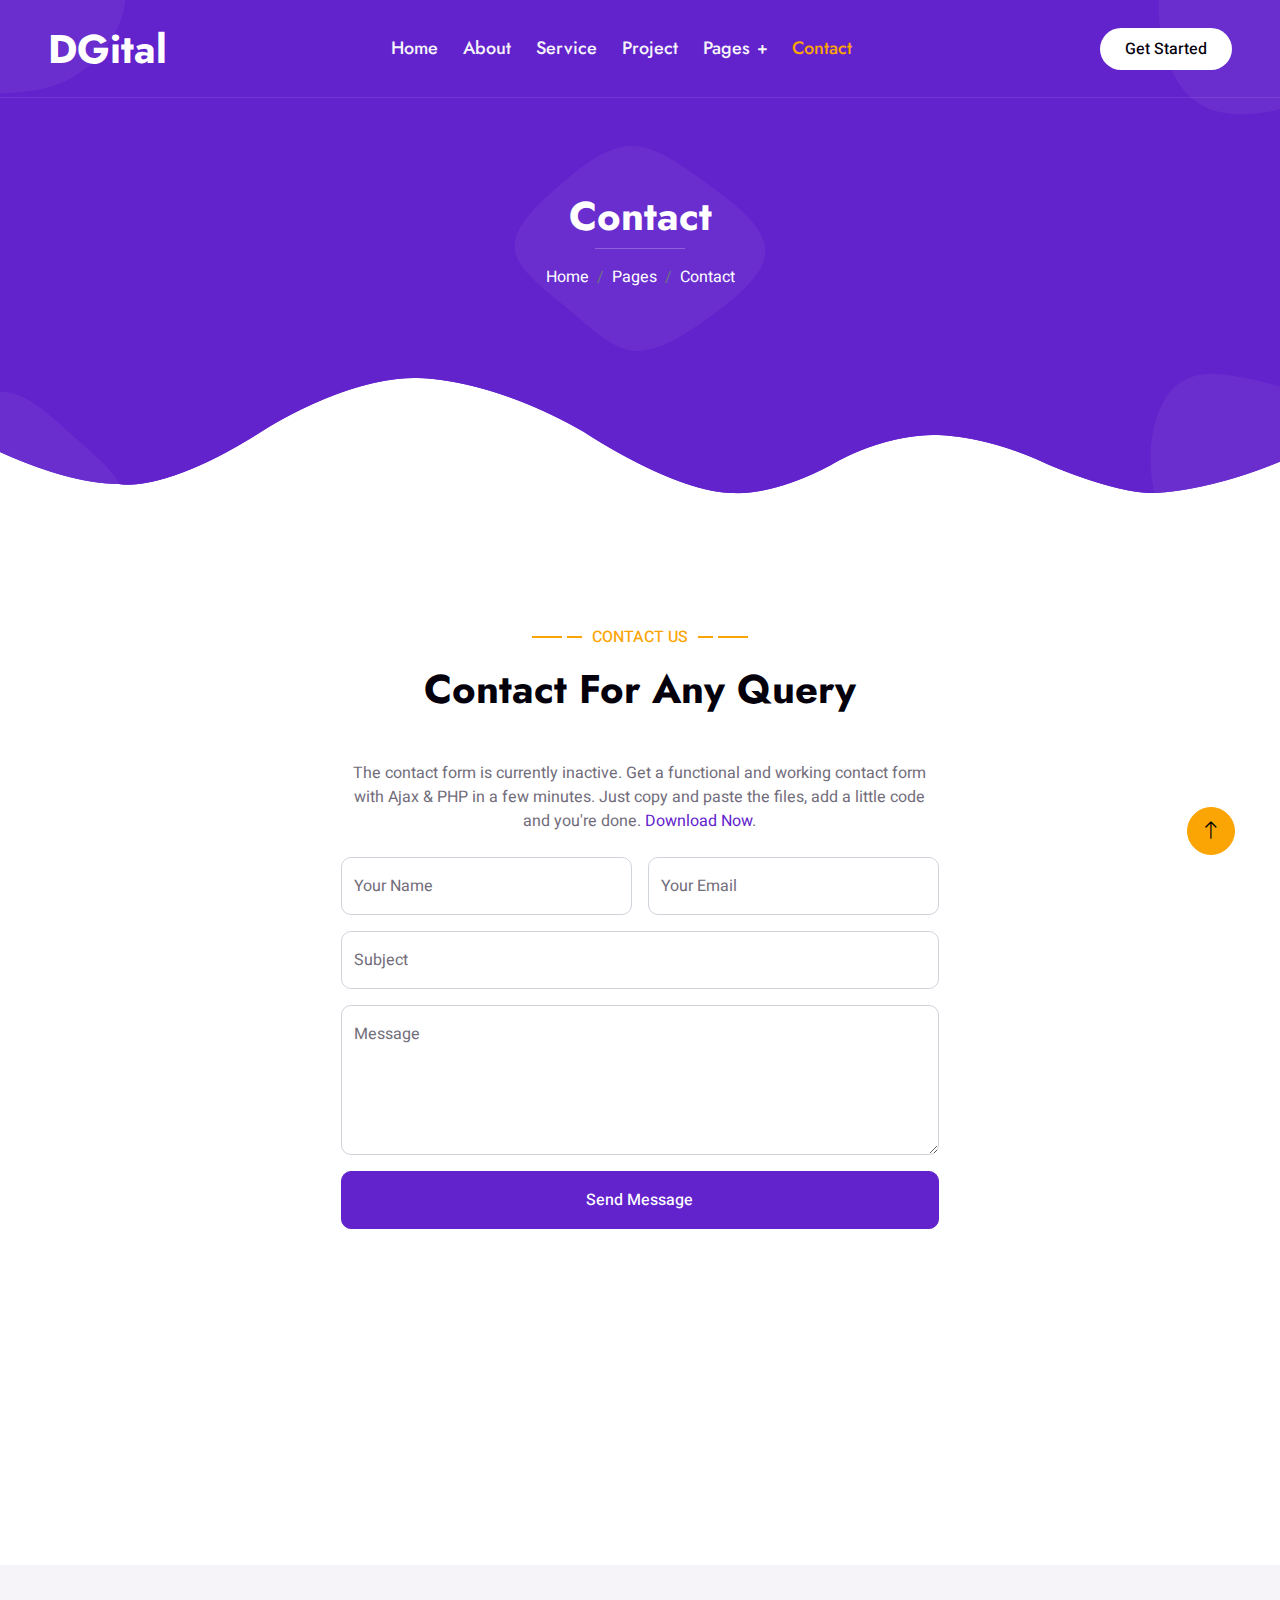
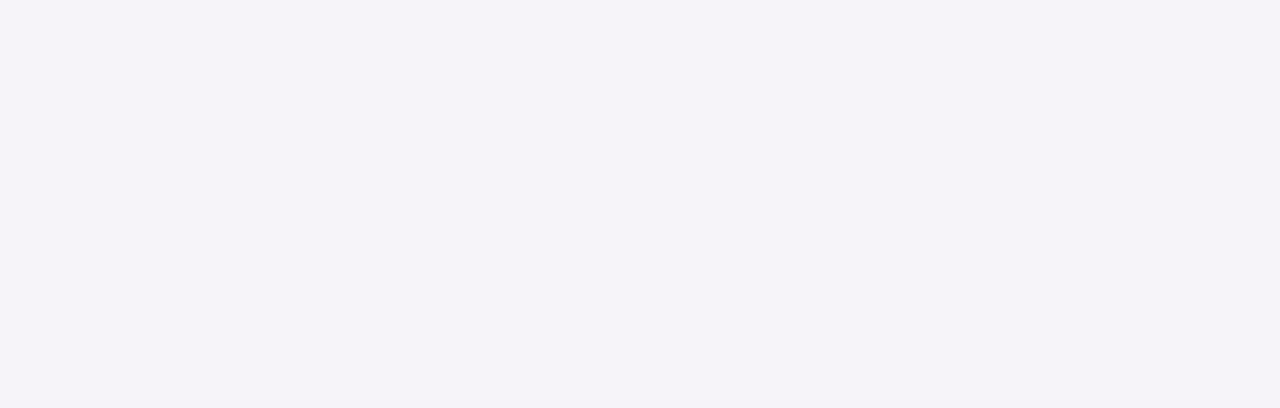
<file: contact.html>
<!DOCTYPE html>
<html lang="en">

<head>
    <meta charset="utf-8">
    <title>DGital - Digital Agency HTML Template</title>
    <meta content="width=device-width, initial-scale=1.0" name="viewport">
    <meta content="" name="keywords">
    <meta content="" name="description">

    <!-- Favicon -->
    <link href="img/favicon.ico" rel="icon">

    <!-- Google Web Fonts -->
    <link rel="preconnect" href="https://fonts.googleapis.com">
    <link rel="preconnect" href="https://fonts.gstatic.com" crossorigin>
    <link href="https://fonts.googleapis.com/css2?family=Heebo:wght@400;500&family=Jost:wght@500;600;700&display=swap" rel="stylesheet"> 

    <!-- Icon Font Stylesheet -->
    <link href="https://cdnjs.cloudflare.com/ajax/libs/font-awesome/5.10.0/css/all.min.css" rel="stylesheet">
    <link href="https://cdn.jsdelivr.net/npm/bootstrap-icons@1.4.1/font/bootstrap-icons.css" rel="stylesheet">

    <!-- Libraries Stylesheet -->
    <link href="lib/animate/animate.min.css" rel="stylesheet">
    <link href="lib/owlcarousel/assets/owl.carousel.min.css" rel="stylesheet">
    <link href="lib/lightbox/css/lightbox.min.css" rel="stylesheet">

    <!-- Customized Bootstrap Stylesheet -->
    <link href="css/bootstrap.min.css" rel="stylesheet">

    <!-- Template Stylesheet -->
    <link href="css/style.css" rel="stylesheet">
</head>

<body>
    <div class="container-xxl bg-white p-0">
        <!-- Spinner Start -->
        <div id="spinner" class="show bg-white position-fixed translate-middle w-100 vh-100 top-50 start-50 d-flex align-items-center justify-content-center">
            <div class="spinner-grow text-primary" style="width: 3rem; height: 3rem;" role="status">
                <span class="sr-only">Loading...</span>
            </div>
        </div>
        <!-- Spinner End -->


        <!-- Navbar & Hero Start -->
        <div class="container-xxl position-relative p-0">
            <nav class="navbar navbar-expand-lg navbar-light px-4 px-lg-5 py-3 py-lg-0">
                <a href="" class="navbar-brand p-0">
                    <h1 class="m-0">DGital</h1>
                    <!-- <img src="img/logo.png" alt="Logo"> -->
                </a>
                <button class="navbar-toggler" type="button" data-bs-toggle="collapse" data-bs-target="#navbarCollapse">
                    <span class="fa fa-bars"></span>
                </button>
                <div class="collapse navbar-collapse" id="navbarCollapse">
                    <div class="navbar-nav mx-auto py-0">
                        <a href="index.html" class="nav-item nav-link">Home</a>
                        <a href="about.html" class="nav-item nav-link">About</a>
                        <a href="service.html" class="nav-item nav-link">Service</a>
                        <a href="project.html" class="nav-item nav-link">Project</a>
                        <div class="nav-item dropdown">
                            <a href="#" class="nav-link dropdown-toggle" data-bs-toggle="dropdown">Pages</a>
                            <div class="dropdown-menu m-0">
                                <a href="team.html" class="dropdown-item">Our Team</a>
                                <a href="testimonial.html" class="dropdown-item">Testimonial</a>
                                <a href="404.html" class="dropdown-item">404 Page</a>
                            </div>
                        </div>
                        <a href="contact.html" class="nav-item nav-link active">Contact</a>
                    </div>
                    <a href="" class="btn rounded-pill py-2 px-4 ms-3 d-none d-lg-block">Get Started</a>
                </div>
            </nav>

            <div class="container-xxl py-5 bg-primary hero-header">
                <div class="container my-5 py-5 px-lg-5">
                    <div class="row g-5 py-5">
                        <div class="col-12 text-center">
                            <h1 class="text-white animated slideInDown">Contact</h1>
                            <hr class="bg-white mx-auto mt-0" style="width: 90px;">
                            <nav aria-label="breadcrumb">
                                <ol class="breadcrumb justify-content-center">
                                    <li class="breadcrumb-item"><a class="text-white" href="#">Home</a></li>
                                    <li class="breadcrumb-item"><a class="text-white" href="#">Pages</a></li>
                                    <li class="breadcrumb-item text-white active" aria-current="page">Contact</li>
                                </ol>
                            </nav>
                        </div>
                    </div>
                </div>
            </div>
        </div>
        <!-- Navbar & Hero End -->


        <!-- Contact Start -->
        <div class="container-xxl py-5">
            <div class="container py-5 px-lg-5">
                <div class="wow fadeInUp" data-wow-delay="0.1s">
                    <p class="section-title text-secondary justify-content-center"><span></span>Contact Us<span></span></p>
                    <h1 class="text-center mb-5">Contact For Any Query</h1>
                </div>
                <div class="row justify-content-center">
                    <div class="col-lg-7">
                        <div class="wow fadeInUp" data-wow-delay="0.3s">
                            <p class="text-center mb-4">The contact form is currently inactive. Get a functional and working contact form with Ajax & PHP in a few minutes. Just copy and paste the files, add a little code and you're done. <a href="https://htmlcodex.com/contact-form">Download Now</a>.</p>
                            <form>
                                <div class="row g-3">
                                    <div class="col-md-6">
                                        <div class="form-floating">
                                            <input type="text" class="form-control" id="name" placeholder="Your Name">
                                            <label for="name">Your Name</label>
                                        </div>
                                    </div>
                                    <div class="col-md-6">
                                        <div class="form-floating">
                                            <input type="email" class="form-control" id="email" placeholder="Your Email">
                                            <label for="email">Your Email</label>
                                        </div>
                                    </div>
                                    <div class="col-12">
                                        <div class="form-floating">
                                            <input type="text" class="form-control" id="subject" placeholder="Subject">
                                            <label for="subject">Subject</label>
                                        </div>
                                    </div>
                                    <div class="col-12">
                                        <div class="form-floating">
                                            <textarea class="form-control" placeholder="Leave a message here" id="message" style="height: 150px"></textarea>
                                            <label for="message">Message</label>
                                        </div>
                                    </div>
                                    <div class="col-12">
                                        <button class="btn btn-primary w-100 py-3" type="submit">Send Message</button>
                                    </div>
                                </div>
                            </form>
                        </div>
                    </div>
                </div>
            </div>
        </div>
        <!-- Contact End -->
        

        <!-- Footer Start -->
        <div class="container-fluid bg-primary text-light footer wow fadeIn" data-wow-delay="0.1s">
            <div class="container py-5 px-lg-5">
                <div class="row g-5">
                    <div class="col-md-6 col-lg-3">
                        <p class="section-title text-white h5 mb-4">Address<span></span></p>
                        <p><i class="fa fa-map-marker-alt me-3"></i>123 Street, New York, USA</p>
                        <p><i class="fa fa-phone-alt me-3"></i>+012 345 67890</p>
                        <p><i class="fa fa-envelope me-3"></i>info@example.com</p>
                        <div class="d-flex pt-2">
                            <a class="btn btn-outline-light btn-social" href=""><i class="fab fa-twitter"></i></a>
                            <a class="btn btn-outline-light btn-social" href=""><i class="fab fa-facebook-f"></i></a>
                            <a class="btn btn-outline-light btn-social" href=""><i class="fab fa-instagram"></i></a>
                            <a class="btn btn-outline-light btn-social" href=""><i class="fab fa-linkedin-in"></i></a>
                        </div>
                    </div>
                    <div class="col-md-6 col-lg-3">
                        <p class="section-title text-white h5 mb-4">Quick Link<span></span></p>
                        <a class="btn btn-link" href="">About Us</a>
                        <a class="btn btn-link" href="">Contact Us</a>
                        <a class="btn btn-link" href="">Privacy Policy</a>
                        <a class="btn btn-link" href="">Terms & Condition</a>
                        <a class="btn btn-link" href="">Career</a>
                    </div>
                    <div class="col-md-6 col-lg-3">
                        <p class="section-title text-white h5 mb-4">Gallery<span></span></p>
                        <div class="row g-2">
                            <div class="col-4">
                                <img class="img-fluid" src="img/portfolio-1.jpg" alt="Image">
                            </div>
                            <div class="col-4">
                                <img class="img-fluid" src="img/portfolio-2.jpg" alt="Image">
                            </div>
                            <div class="col-4">
                                <img class="img-fluid" src="img/portfolio-3.jpg" alt="Image">
                            </div>
                            <div class="col-4">
                                <img class="img-fluid" src="img/portfolio-4.jpg" alt="Image">
                            </div>
                            <div class="col-4">
                                <img class="img-fluid" src="img/portfolio-5.jpg" alt="Image">
                            </div>
                            <div class="col-4">
                                <img class="img-fluid" src="img/portfolio-6.jpg" alt="Image">
                            </div>
                        </div>
                    </div>
                    <div class="col-md-6 col-lg-3">
                        <p class="section-title text-white h5 mb-4">Newsletter<span></span></p>
                        <p>Lorem ipsum dolor sit amet elit. Phasellus nec pretium mi. Curabitur facilisis ornare velit non vulpu</p>
                        <div class="position-relative w-100 mt-3">
                            <input class="form-control border-0 rounded-pill w-100 ps-4 pe-5" type="text" placeholder="Your Email" style="height: 48px;">
                            <button type="button" class="btn shadow-none position-absolute top-0 end-0 mt-1 me-2"><i class="fa fa-paper-plane text-primary fs-4"></i></button>
                        </div>
                    </div>
                </div>
            </div>
            <div class="container px-lg-5">
                <div class="copyright">
                    <div class="row">
                        <div class="col-md-6 text-center text-md-start mb-3 mb-md-0">
                            &copy; <a class="border-bottom" href="#">Your Site Name</a>, All Right Reserved. 
							
							<!--/*** This template is free as long as you keep the footer author’s credit link/attribution link/backlink. If you'd like to use the template without the footer author’s credit link/attribution link/backlink, you can purchase the Credit Removal License from "https://htmlcodex.com/credit-removal". Thank you for your support. ***/-->
							Designed By <a class="border-bottom" href="https://htmlcodex.com">HTML Codex</a><br><br> 
                            Distributed By a <a class="border-bottom" href="https://themewagon.com" target="_blank">ThemeWagon</a>
                        </div>
                        <div class="col-md-6 text-center text-md-end">
                            <div class="footer-menu">
                                <a href="">Home</a>
                                <a href="">Cookies</a>
                                <a href="">Help</a>
                                <a href="">FQAs</a>
                            </div>
                        </div>
                    </div>
                </div>
            </div>
        </div>
        <!-- Footer End -->


        <!-- Back to Top -->
        <a href="#" class="btn btn-lg btn-secondary btn-lg-square back-to-top"><i class="bi bi-arrow-up"></i></a>
    </div>

    <!-- JavaScript Libraries -->
    <script src="https://code.jquery.com/jquery-3.4.1.min.js"></script>
    <script src="https://cdn.jsdelivr.net/npm/bootstrap@5.0.0/dist/js/bootstrap.bundle.min.js"></script>
    <script src="lib/wow/wow.min.js"></script>
    <script src="lib/easing/easing.min.js"></script>
    <script src="lib/waypoints/waypoints.min.js"></script>
    <script src="lib/counterup/counterup.min.js"></script>
    <script src="lib/owlcarousel/owl.carousel.min.js"></script>
    <script src="lib/isotope/isotope.pkgd.min.js"></script>
    <script src="lib/lightbox/js/lightbox.min.js"></script>

    <!-- Template Javascript -->
    <script src="js/main.js"></script>
</body>

</html>
</file>
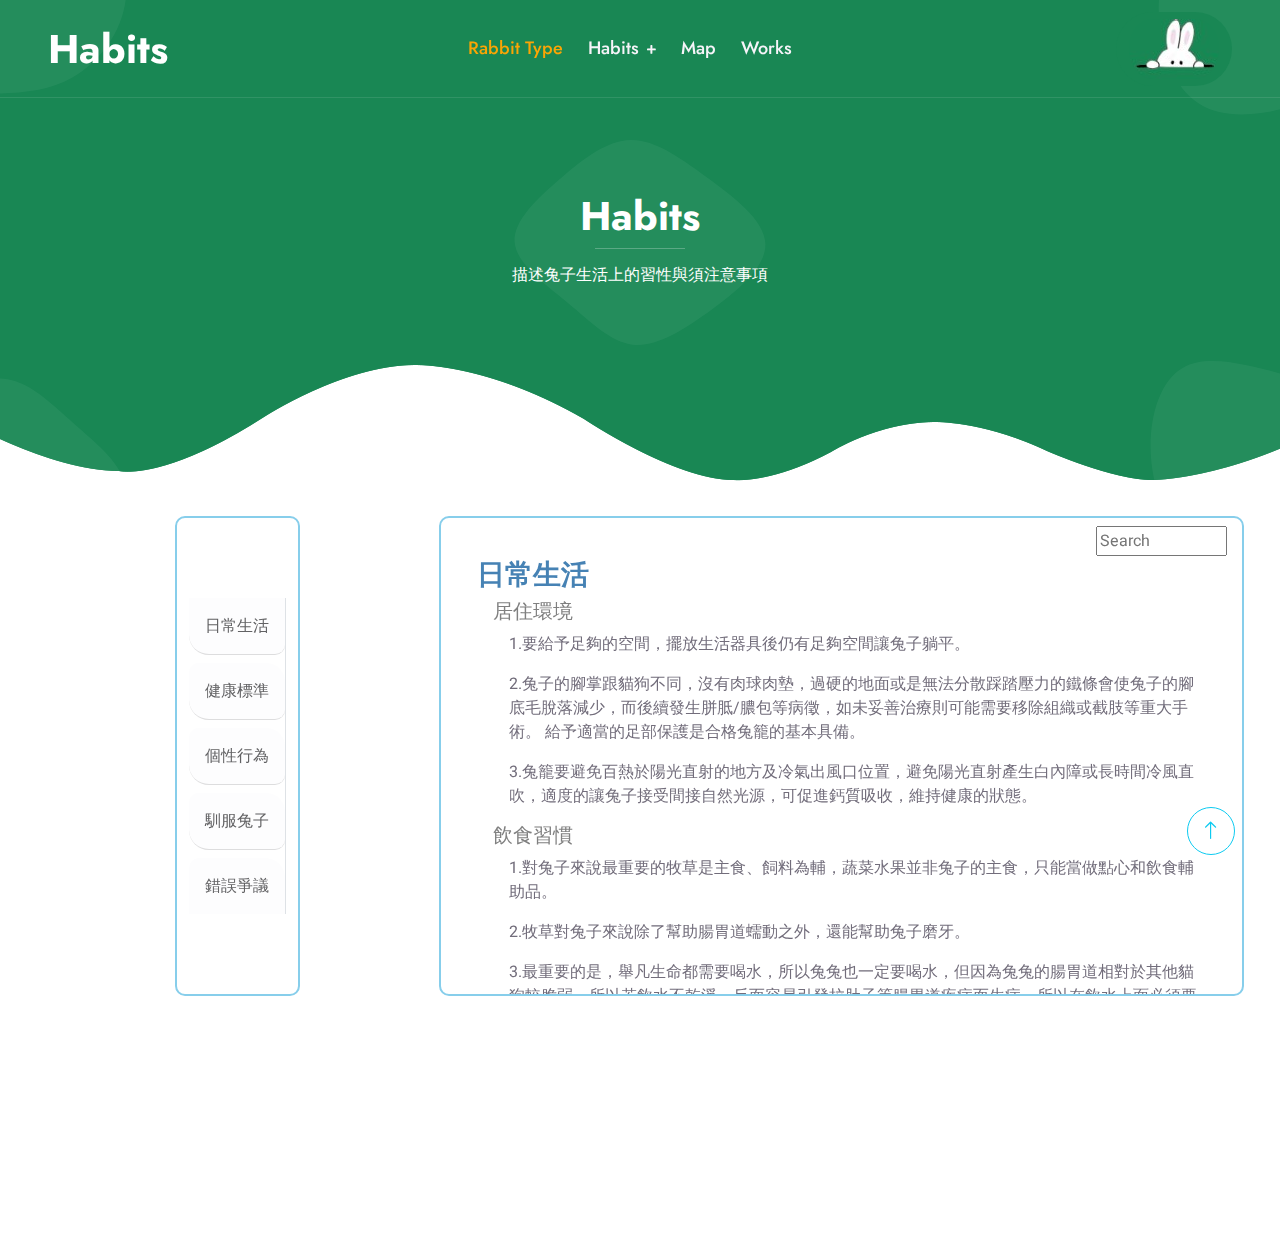
<file: habit.html>
<!DOCTYPE html>
<html lang="en">

<head>
    <meta charset="utf-8">
    <title>Habits-描述兔子生活上的習性與須注意事項</title>
    <meta content="width=device-width, initial-scale=1.0" name="viewport">
    <meta content="" name="keywords">
    <meta content="" name="description">

    <!-- Favicon -->
    <link href="img/Logo.png" rel="icon">

    <!-- Google Web Fonts -->
    <link rel="preconnect" href="https://fonts.googleapis.com">
    <link rel="preconnect" href="https://fonts.gstatic.com" crossorigin>
    <link href="https://fonts.googleapis.com/css2?family=Heebo:wght@400;500&family=Jost:wght@500;600;700&display=swap"
        rel="stylesheet">

    <!-- Icon Font Stylesheet -->
    <link href="https://cdnjs.cloudflare.com/ajax/libs/font-awesome/5.10.0/css/all.min.css" rel="stylesheet">
    <link href="https://cdn.jsdelivr.net/npm/bootstrap-icons@1.4.1/font/bootstrap-icons.css" rel="stylesheet">

    <!-- Libraries Stylesheet -->
    <link href="lib/animate/animate.min.css" rel="stylesheet">
    <link href="lib/owlcarousel/assets/owl.carousel.min.css" rel="stylesheet">
    <link href="lib/lightbox/css/lightbox.min.css" rel="stylesheet">

    <!-- Customized Bootstrap Stylesheet -->
    <link href="css/bootstrap.min.css" rel="stylesheet">

    <!-- Template Stylesheet -->
    <link href="css/style.css" rel="stylesheet">

    <!-- Bootstrap core JS-->
    <script src="https://cdn.jsdelivr.net/npm/bootstrap@5.1.3/dist/js/bootstrap.bundle.min.js"></script>
    <!-- collapse JS-->
    <script src="./js/bootstrap.bundle.js"></script>


</head>

<style>
    body {
        overflow-x: hidden;
    }

    /* .position-sticky:hover {
        position: relative;
        margin-top: 50px; 
        background-color:yellowgreen ;
        
    } */
    .sticky {
        position: -webkit-sticky;
        position: sticky;
        top: 20%;
        /* background: yellow; */
    }

    .p-3:visited {
        background-color: skyblue !important;
        color: white !important;
        border-radius: 10px 10px;
    }

    .p-3 {

        border-radius: 10px 20px;
    }

    @media (max-width: 992px) {

        .list-group,
        .list-group-item {
            display: inline;
            height: fit-content;
            margin-bottom: 2px;
        }

        .btn-list {
            height: 90px;
        }

        .sticky {
            top: 2%;
        }
    }

    @media (max-width: 588px) {
        .btn-list {
            height: 180;
        }

        .list-group-item {
            display: table-cell;
        }
    }
</style>
<script>
    window.onload = function () {
        cin = document.getElementById("test").innerHTML;
        document.getElementById("search").onkeyup = function () {

            s = document.getElementById("search").value.toLowerCase();
            new_cin = cin;

            if (s !== "") {
                lowercin = new_cin.toLowerCase();                                //→　將內容全部轉換為小寫
                index = lowercin.indexOf(s);                                     //→　找出s ，ex:hello world
                while (index != -1) {
                    firstPart = new_cin.substr(0, index);                         //→ [he]llo world
                    secondPart = new_cin.substr(index, s.length);                 //→ he[ll]o world
                    thirdPart = new_cin.substr(index + s.length);                  //→ hell[o world]
                    new_cin = firstPart + `<mark>` + secondPart + `</mark>` + thirdPart; // → [he]<mark>[ll]</mark>[o world]，並輸出

                    lowercin = new_cin.toLowerCase();                            // → 將上一行程式碼重新存入文章
                    index = lowercin.indexOf(s, index + s.length + 13);               // → 在加上<mark></mark>長度的文章內容中找出同為s的字

                }
            }

            document.getElementById("test").innerHTML = new_cin;

            // document.getElementById("test").innerHTML = s;



        }

        
    }
    function ShowAns() {
        num = document.getElementById('num').value;
        // document.getElementById('ans').innerHTML = num;
        // num = parseInt(num);
    
        if (num < 0) {
            ans = '請輸入大於0的數字';
        }
        else if (num < 0.1) {
            ans = '嬰兒~國小生';
        } else if (num < 0.3) {
            ans = '國小生~國中生';
        } else if (num < 0.6) {
            ans = '國中生~大學生';
        } else if (num < 1) {
            ans = '大學生~成年人';
        } else if (num < 3) {
            ans = '成年人~壯年人';
        } else if (num < 4) {
            ans = '壯年人~中年人';
        } else if (num < 6) {
            ans = '中年人~老人家';
        } else if (num < 10) {
            ans = '老人家~長者';
        }else if (num == 10){
            ans = '長者';
        }else {
            ans = '人瑞';
        }
        console.log(ans)
    
        document.getElementById('ans').innerHTML = ans;
    }
</script>
<script>



    
</script>

<body>
    <div class="container-xxl bg-white p-0">
        <!-- Spinner Start -->
        <div id="spinner"
            class="show bg-white position-fixed translate-middle w-100 vh-100 top-50 start-50 d-flex align-items-center justify-content-center">
            <div class="spinner-grow text-primary" style="width: 3rem; height: 3rem;" role="status">
                <span class="sr-only">Loading...</span>
            </div>
        </div>
        <!-- Spinner End -->


        <!-- Navbar & Hero Start -->
        <div class="container-xxl position-relative p-0">
            <nav class="navbar navbar-expand-lg navbar-light px-4 px-lg-5 py-3 py-lg-0">
                <a href="#" class="navbar-brand p-0">
                    <h1 class="m-0">Habits</h1>
                    <!-- <img src="img/logo.png" alt="Logo"> -->
                </a>
                <button class="navbar-toggler" type="button" data-bs-toggle="collapse" data-bs-target="#navbarCollapse">
                    <span class="fa fa-bars"></span>
                </button>
                <div class="collapse navbar-collapse" id="navbarCollapse">
                    <div class="navbar-nav mx-auto py-0">
                        <a href="index.html" class="nav-item nav-link active">Rabbit Type</a>
                        <div class="nav-item dropdown">
                            <a href="#" class="nav-link dropdown-toggle" data-bs-toggle="dropdown">Habits</a>
                            <div class="dropdown-menu m-0">
                                <a href="#live" class="dropdown-item" title="居住環境、飲食習慣、適合溫度、睡眠時間">日常生活</a>
                                <a href="#stander" class="dropdown-item" title="兔子年齡、體型重量、外表骨骼">健康標準</a>
                                <a href="#behavior" class="dropdown-item" title="肢體語言、聲音表達、智商行為">個性行為</a>
                                <a href="#training" class="dropdown-item" title="控制飲食、讓兔子喜歡你、賦予指令、訓練強度、持續堅持">馴服兔子</a>
                                <a href="#dispute" class="dropdown-item" title="問題及闢謠">錯誤爭議</a>
                            </div>
                        </div>
                        <a href="map.html" class="nav-item nav-link">Map</a>
                        <a href="works.html" class="nav-item nav-link">Works</a>
                        <!-- <a href="project.html" class="nav-item nav-link">Project</a>
                        <a href="contact.html" class="nav-item nav-link">Contact</a> -->
                    </div>
                    <img src="./img/logo-Test.jpg" class="btn rounded-pill ms-3 d-none d-lg-block"
                        style="background-color: #198754;">
                </div>
            </nav>

            <div class="container-xxl py-5 bg-success hero-header">
                <div class="container my-5 py-5 px-lg-5">
                    <div class="row g-5 py-5">
                        <div class="col-12 text-center">
                            <h1 class="text-white animated slideInDown">Habits</h1>
                            <hr class="bg-white mx-auto mt-0" style="width: 90px;">
                            <h6 class="text-white animated slideInDown">描述兔子生活上的習性與須注意事項</h6>
                        </div>
                    </div>
                </div>
            </div>
        </div>
        <!-- Navbar & Hero End -->




        <!-- scrollspy start -->

        <div class="row align-items-center px-lg-5 sticky">

            <div class="col-lg-4 text-lg-start mx-auto btn-list scrollbar-list card" data-bs-spy="scroll">
                <div class="d-flex " id="wrapper ">

                    <!-- Sidebar-->
                    <div class="border-end bg-white" id="sidebar-wrapper">
                        <div class="list-group list-group-flush gap-2 ">
                            <a class="list-group-item list-group-item-action list-group-item-light p-3" href="#live"
                                title="居住環境、飲食習慣、適合溫度、睡眠時間">日常生活</a>
                            <a class="list-group-item list-group-item-action list-group-item-light p-3" href="#stander"
                                title="兔子年齡、體型重量、外表骨骼">健康標準</a>
                            <a class="list-group-item list-group-item-action list-group-item-light p-3" href="#behavior"
                                title="肢體語言、聲音表達、智商行為">個性行為</a>
                            <a class="list-group-item list-group-item-action list-group-item-light p-3" href="#training"
                                title="控制飲食、讓兔子喜歡你、賦予指令、訓練強度、持續堅持">馴服兔子</a>
                            <a class="list-group-item list-group-item-action list-group-item-light p-3" href="#dispute"
                                title="問題及闢謠">錯誤爭議</a>
                        </div>
                    </div>
                </div>
            </div>

            <div class="col-lg-8 text-lg-start scrollbar-list"
                style="border-radius: 10px; border: 2px solid skyblue; height: 480px; overflow: scroll; overflow-x:hidden;">
                <!-- Page content wrapper-->
                <div id="page-content-wrapper"></div>
                <input type="text" placeholder="Search" id="search" title="請輸入想搜尋的內容（中文）" id="search"
                oninput="value=this.value.replace(/[^\u4e00-\u9fa5]/g,'')"
                autocomplete="off"
                style="position: absolute;width: 10%;right: 5%;top: 2%;">
                <div class="container-fluid" id="test">
                    <!-- <input type="text" placeholder="Search..." title="請輸入想搜尋的內容" id="search"
                        style="position: absolute;width: 10%;right: 5%;"> -->
                    <div id="live" style="width:100%;">
                        <br>
                        <h3 class="mt-3" style="color:steelblue">日常生活</h3>
                        <div>
                            <h5 class="ms-3" style="color:gray">居住環境</h5>
                            <div class="ms-3">
                                <p class="ms-3">1.要給予足夠的空間，擺放生活器具後仍有足夠空間讓兔子躺平。</p>
                                <p class="ms-3">
                                    2.兔子的腳掌跟貓狗不同，沒有肉球肉墊，過硬的地面或是無法分散踩踏壓力的鐵條會使兔子的腳底毛脫落減少，而後續發生胼胝/膿包等病徵，如未妥善治療則可能需要移除組織或截肢等重大手術。
                                    給予適當的足部保護是合格兔籠的基本具備。</p>
                                <p class="ms-3">
                                    3.兔籠要避免百熱於陽光直射的地方及冷氣出風口位置，避免陽光直射產生白內障或長時間冷風直吹，適度的讓兔子接受間接自然光源，可促進鈣質吸收，維持健康的狀態。</p>
                            </div>
                            <h5 class="ms-3" style="color:gray">飲食習慣</h5>
                            <div class="ms-3">
                                <p class="ms-3">1.對兔子來說最重要的牧草是主食、飼料為輔，蔬菜水果並非兔子的主食，只能當做點心和飲食輔助品。</p>
                                <p class="ms-3">2.牧草對兔子來說除了幫助腸胃道蠕動之外，還能幫助兔子磨牙。</p>
                                <p class="ms-3">
                                    3.最重要的是，舉凡生命都需要喝水，所以兔兔也一定要喝水，但因為兔兔的腸胃道相對於其他貓狗較脆弱，所以若飲水不乾淨，反而容易引發拉肚子等腸胃道疾病而生病，所以在飲水上面必須要提供的為乾淨、煮過的飲水。
                                </p>
                            </div>

                            <h5 class="ms-3" style="color:gray">適合的溫度</h5>
                            <div class="ms-3">
                                <p class="ms-3">1.兔子對寒冷的耐受度好、但非常怕熱，所以飼養溫度對兔子非常重要。一般而言20~22°C是對牠們來說最舒適的溫度。</p>
                                <p class="ms-3">2.一旦超過28°C的溼熱天氣就有可能導致兔子中暑，所以台灣的夏天對牠們而言是很危險的，最好是全天候的冷氣伺候。</p>
                                <p class="ms-3">3.當氣溫跌至12度以下，主人則可準備一條大毛巾為兔子擋風，主人可以將毛巾覆蓋在兔籠上方和左右兩邊位置，有擋風作用。</p>
                            </div>
                            <h5 class="ms-3" style="color:gray">睡眠時間</h5>
                            <div class="ms-3">
                                <p class="ms-3">1.兔子的睡眠時間大約在8.7小時到11.4小時，主要在中午12點到下午3點及凌晨12點到凌晨3點。</p>
                                <p class="ms-3">2.因為寵物兔的祖先是野兔，野兔是一種弱小的動物，白天一般躲藏在洞穴中休息，為了防禦捕食者，黃昏和夜晚才出動到地面覓食活動。</p>
                            </div>
                        </div>
                    </div>
                    <hr>
                    <div id="stander">
                        <br>
                        <h3 class="mt-3" style="color:steelblue">健康標準 |

                            <span class="input-group" style="font-size: initial;display: inline;">
                                請輸入兔子的年紀：<input id="num" class="btn" style="width: 6rem;border: #0dcaf0 1px solid;"
                                    type="number" title="整數為年份，小數為月份">
                                <input id="ansbtn" type="button" onclick="ShowAns()" class="btn btn-outline-info" style="display: inline;" value="check"></input>
                                對應人類身分：<span id="ans"></span>
                            </span>
                        </h3>

                        <div>
                            <a href="./img/HumanVsRabbitAge.jpg" target="_blank">
                                <h5 class="ms-3" style="color:gray">兔子年齡vs人類歲數</h5>
                            </a>
                            <div class="ms-3">
                                <table class="table">
                                    <thead class="table-success">
                                        <tr>
                                            <th style="width:12%;">人類</th>
                                            <th style="width:12%;">兔子</th>
                                            <th>描述</th>
                                        </tr>
                                    </thead>
                                    <tbody>
                                        <tr>
                                            <td title="約6歲">國小生</td>
                                            <td>1個月</td>
                                            <td>渡過哺乳期的小兔，開始學習吃東西以及摸索社會。</td>
                                        </tr>
                                        <tr>
                                            <td title="約13歲">國中生</td>
                                            <td>3個月</td>
                                            <td>青春期的兔子會出現各種性徵與生理現象。兔子舞、來回衝刺、搖尾巴等行為表現。</td>
                                        </tr>
                                        <tr>
                                            <td title="約18歲">大學生</td>
                                            <td>6個月</td>
                                            <td>這時的兔子俱備完整的生育能力，同性之間的相斥與異性間的相吸會更明顯，不合的兔子開始打架與占地盤，兔子舞、來回衝刺等行為越來越明顯。
                                            </td>
                                        </tr>
                                        <tr>
                                            <td title="約21歲">成年人</td>
                                            <td>1、2歲</td>
                                            <td>性成熟所誘發的行為現象(如噴尿、假懷孕)也會越來越明顯。適合結紮。</td>
                                        </tr>
                                        <tr>
                                            <td title="約35歲">壯年人</td>
                                            <td>3歲</td>
                                            <td>生理開始進入停止成長(或趨緩成長)的狀態，一些需要時間誘發的潛在疾病(如生殖系統病變、齒根壓迫、骨刺等)也會自此開始增加發生率。
                                            </td>
                                        </tr>
                                        <tr>
                                            <td title="約42~49歲">中年人</td>
                                            <td>4、5歲</td>
                                            <td>兔子生理開始進入零成長的狀態，性情逐漸穩定，建議飼主可以趁兔兔還有體力與恢復力時做一次較精密的全身檢查，及早發現可能的潛在問題。
                                            </td>
                                        </tr>
                                        <tr>
                                            <td title="約56~77歲">老人家</td>
                                            <td>6~9歲</td>
                                            <td>六歲以上的兔子已經可算是老兔了，偶爾行動上開始出現鈍鈍的行為，或是走走停停現象，健康檢查的頻率應提高。若保養得宜，依然可健康的跑跳與玩耍。
                                            </td>
                                        </tr>
                                        <tr>
                                            <td title="約56~77歲">長者</td>
                                            <td>10歲</td>
                                            <td>對寵物兔來說十歲算是個臨界點，已經開始逼近寵物兔生理構造上的年齡界線。這時的兔子就跟很多八十多歲的老人家一樣出現兩種極端，很健康或是很不健康。
                                            </td>
                                        </tr>
                                        <tr>
                                            <td title="約56~77歲">人瑞</td>
                                            <td>10歲以上</td>
                                            <td>活超過十歲的兔子不多見，但現代飼養觀念與醫療普級後，兔子擺脫了過去經濟類動物時代的枷鎖，更常命且更健康。大多數的兔子若無病痛的渡過8-9歲這個階段，則活過十歲到十五歲的機率都很大。
                                            </td>
                                        </tr>
                                    </tbody>
                                </table>
                            </div>
                            <h5 class="ms-3" style="color:gray">體型重量</h5>
                            <div class="ms-3">
                                <p class="ms-3">成年兔平均體重約為6磅，兔子的大小會因年齡和品種的不同而有很大差異，一般會把兔子分為以下三類</p>
                                <p class="ms-3">小型兔：不超過5磅（約2.2公斤），是兔子品種最少的類別，在<a href="https://arba.net/" target="_blank"
                                        title="ARBA">美國兔子繁殖者協會</a>認可近50個品種中，只有11個品種的體重低於5磅。</p>
                                <p class="ms-3">中型兔：重量介於5~8磅（約2.2~3.6磅），約有15個品種屬於中等類別。這個重量比大多數人對寵物兔的預期大到2~3倍。</p>
                                <p class="ms-3">
                                    大型兔：重量介於8磅以上（約3.6磅），剩餘品種皆屬於大型兔，但這些品種大多數很稀有，且不被視為家養寵物。基本上，較大品種的兔子已被開發成為肉兔而非寵物兔，即使越來越多被視為寵物，但目前仍不常見
                                </p>
                            </div>
                            <h5 class="ms-3" style="color:gray">外貌骨骼</h5>
                            <div class="ms-3">
                                <p class="ms-3">性別：兔子的脖子附近有一大圈皮膚皺褶，其名為肉垂，亦被稱為「大圍巾」，此構造常出現在成年且未結紮的母兔身上。若脖子上沒有圍巾則為公兔。
                                </p>
                                <p class="ms-3">耳朵：實際上是最脆弱、敏感的部位之一。兔子除了依靠耳朵來聽聲音之外，還通過耳朵散熱和夜間聽音辨別方向。
                                    硬生生的拉扯兔子的耳朵會造成傷害，這會嚴重影響到兔子的聽覺和日常生活。</p>
                                <p class="ms-3">牙齒：一共有28顆牙齒，其中上下門牙有兩對，需以啃食大量牧草進行磨牙。若放任持續生長，無論是向上或向下凸長都會是致命的。</p>
                                <p class="ms-3">
                                    消化系統：兔子的盲腸回螺旋形，容量佔整個消化道的一半。特殊的消化系統，讓兔子糞便分為：硬硬圓圓的普通便；跟深色柔軟的「盲腸便」。盲腸便含有蛋白質、維生素、跟益生菌，吃下肚能再一次被吸收利用。雙重消化，能幫兔寶寶獲取最多的營養。
                                </p>
                                <p class="ms-3">
                                    腳：的足底沒有肉墊，皮膚很薄，在正常情況下，他們是用趾頭著地行動和跳躍，休息時他們會把體重分散在後腳的前爪到趾骨平面，在這個平面只有厚厚的毛覆蓋保護．可能會造成疼痛，傷口感染、出血引發一連串問題。
                                </p>
                            </div>
                        </div>
                    </div>
                    <hr>
                    <div id="behavior">
                        <br>
                        <h3 class="mt-3" style="color:steelblue">個性行為</h3>
                        <div>
                            <h5 class="ms-3" style="color:gray">肢體語言</h5>
                            <div class="ms-3">
                                <p class="ms-3">繞圈圈：一種求愛的行為，有時候更會同時發出咕嚕的叫聲。通常就代表兔子可以進行絕育了。同時可以代表想人注意或者要求食物。</p>
                                <p class="ms-3">跳躍：兔子跳躍時，就好像跳舞一樣。特別侏儒/迷你兔，他們比較愛用跳躍去表達自己高興和非常享受的感覺。</p>
                                <p class="ms-3">撲過來：兔子會不喜歡人家去碰他的東西。當主人清理籠子時，換食物盤時，兔子就可能會撲過來。這樣是代表他不喜歡，撲過來是一種襲擊的表現。 </p>
                                <p class="ms-3">跺腳：當兔子感到害怕時，他們會用後腿跺腳。在野外，當敵人接近，兔子會用後腿跺腳去通知同伴有危險。 </p>
                                <p class="ms-3">側睡：兔子側睡，把腿伸展是代表他們感到很安全。如果主人不去打擾他，兔子就可能很快就睡著了。</p>
                                <p class="ms-3">
                                    壓低身體：當兔子盡量把身體壓低，是代表他很緊張，覺得有危險接近。在野外，當兔子覺得有危險接近，他們會嘗試壓低身子，避免被看到。而寵物兔也會有這行為。 </p>
                                <p class="ms-3">蹲下來：蹲下來跟壓低身子的表現是不同意思。蹲下來時，兔子的肌肉是放鬆的，是一種感到輕鬆的表現。 </p>
                                <p class="ms-3">正躺：代表兔子心情很不錯，感覺很舒適。 </p>
                                <p class="ms-3">推開你的手：代表他覺得自己已經做妥了這件事，告訴主人別來管他的事。 </p>
                                <p class="ms-3">鼻子跟身體靠近籠邊：代表懇求，希望得到一些東西或對待。例如兔子想吃小食，想主人把他放出來。 </p>
                                <p class="ms-3">輕咬：在兔子世界中的意思是"好了，我已經足夠了！"。他們是會利用輕咬來告訴主人停止現在的行動。 </p>
                                <p class="ms-3">舔手：在兔子的身為語言中，舔手是代表多謝。如果你家兔子舔你的手，代表他想跟你說謝謝喔！ </p>
                                <p class="ms-3">
                                    抽動尾巴：一種調皮的表現，就如人類伸舌的動作。通常兔子會在一邊跳躍時一邊前後抽動尾巴。例如主人想把兔子被捉回籠子，兔子突然跳起來同時抽動尾巴，代表他想說"你不會捉到我"的意思。
                                </p>
                                <p class="ms-3">用下巴去擦東西：因為兔子下巴的位置是有香腺的，所以兔子會用下巴去擦東西，留下自己的氣味，以劃分地盤。這種氣味人類嗅不到，不過兔子就知道。</p>
                                <p class="ms-3">
                                    噴尿：未經絕育的成年公兔可能會出現噴尿的行為。噴尿是兔子世界中用來劃分地盤和佔有母兔的做法。母兔可能同樣會有噴尿的行為，可是主要是公兔出現這行為比較多。 </p>
                                <p class="ms-3">到處拉大便：兔子一般也會在某一處拉一堆大便。如果兔子在不同地方分散地拉大便，其實也是一種劃地盤的行為。 </p>
                                <p class="ms-3">
                                    拔毛：當母兔要產子的前一天，他們就會出現拔毛的行為。他們會在胸部和腳側的位置拔毛，利用拔出來的毛來建窩給小兔子保溫。如果兔子是假懷孕，也會出現拔毛的情況。</p>
                            </div>
                            <h5 class="ms-3" style="color:gray">聲音表達</h5>
                            <div class="ms-3">
                                <p class="ms-3">
                                    咕咕叫：小白兔如果咕咕叫，通常是對主人的行為或對另一隻兔子感到不滿。咕咕叫代表兔子不高興中。就如兔子不喜歡人家去抱它碰它，它就會發出咕咕叫。如果你再不停止那行為，就可能會被抓破皮膚的。
                                </p>
                                <p class="ms-3">憤氣聲：噴氣聲代表兔子覺得某些東西或某些行動令它感到受威脅。如果是你的行動令兔子感到受威脅，當你繼續那行動時，就可能會被咬。</p>
                                <p class="ms-3">
                                    尖叫聲：兔子的尖叫和人類是一樣，通常是代表害怕或者痛楚。如果突然聽到兔子尖叫聲，主人應該給予關注，因為可能是兔子受了傷，很痛，還有可能有涉及生命危險，通常在10分鐘後就會死去。
                                </p>
                                <p class="ms-3">
                                    磨牙聲：如果大聲磨牙代表兔子感到疼痛，最好帶兔子看一下獸醫師。如果輕輕磨牙代表兔子很滿足很高興。當兔子輕力發生磨牙聲，如果你伸手摸兔子下巴，可以感到臼齒在摩擦。</p>
                                <p class="ms-3">咬牙聲：當兔子發出咯咯的咬牙聲，是代表痛楚。這時候兔子一般會彎起身而坐，耳朵向後貼緊身體。這時你可以走過去抱起它，撫摸它的身體，給它帶去安慰。
                                </p>
                                <p class="ms-3">
                                    嗚嗚叫：像貓咪一樣，兔子滿足時也會嗚嗚叫。不過兔子和貓咪不同之處是貓咪會用喉去發聲，但兔子是用牙齒去發聲。其實呢，只要你仔細聽一下，還是可以聽得到的。</p>
                                <p class="ms-3">嘶嘶叫：兔子通常是對另一隻兔子纔會發出嘶嘶的叫聲。嘶嘶的叫聲是代表一種反擊的警告，主要是告訴另一隻兔子別過來的意思，否則它會進行攻擊。</p>
                                <p class="ms-3">發情叫聲：發情的叫聲不同於咕咕叫。發情的叫聲是低低沉沉而有規律的叫聲。一般公兔在追逐母兔時會發出此叫聲。</p>
                            </div>
                            <h5 class="ms-3" style="color:gray">智商行為</h5>
                            <div class="ms-3">
                                <p class="ms-3">
                                    兔子的智商相當於人類三歲，可以記住動作、理解簡單的口令。性格像貓，有時獨立有時怕孤獨，喜歡黏著主人。所以養的兔子每天若只會吃喝，對主人不聞不問，有可能是疏忽了對兔子的訓練，導致兔子的聰明才智被埋沒。
                                    <br>只要主人細心照料，兔子會在心裡認可飼主的地位。部分聰明的兔子可以記住家庭成員裡不同的要求及洗好，並差別對待。
                                </p>
                            </div>
                        </div>
                    </div>
                    <hr>
                    <div id="training">
                        <br>
                        <h3 class="mt-3" style="color:steelblue">馴服兔子</h3>
                        <div>
                            <h5 class="ms-3" style="color:gray">一、控制飲食</h5>
                            <div class="ms-3">
                                <p class="ms-3">掌控兔子愛吃的零食，可以是主糧或木瓜乾，只要比草好吃就可以。</p>
                            </div>
                            <h5 class="ms-3" style="color:gray">二、讓兔子喜歡你</h5>
                            <div class="ms-3">
                                <p class="ms-3">利用零食吸引兔子靠近你，習慣你的存在。</p>
                            </div>
                            <h5 class="ms-3" style="color:gray">三、賦予指令</h5>
                            <div class="ms-3">
                                <p class="ms-3">口頭稱讚，用高音稱讚兔子很棒，可以讓牠聽出來你很開心牠這樣做。</p>
                                <p class="ms-3">趴下指令，自身小腿彎曲，用零食引誘兔子鑽小腿洞，同時喊趴下。</p>
                                <p class="ms-3">轉圈指令，手拿零食在兔鼻前，吸引兔子繞圈，搭配”轉圈圈”口令。</p>
                                <p class="ms-3">跳躍指令，手拿零食在大腿的另一側，吸引兔子跳過另一邊吃到零食，跳躍的過程中，同時喊跳過來並搭配手勢動作。</p>
                            </div>
                            <h5 class="ms-3" style="color:gray">四、訓練強度</h5>
                            <div class="ms-3">
                                <p class="ms-3">一天可以訓練很多次，以每以五分鐘為上限。時間短次數多的效果會更好。</p>
                                <p class="ms-3">訓練時間可以在早上出門前和晚上下班回家後。</p>
                                <p class="ms-3">訓練兔子也是一種陪伴跟建立感情的機會，可以讓彼此更愛對方。</p>
                            </div>
                            <h5 class="ms-3" style="color:gray">五、持續堅持</h5>
                            <div class="ms-3">
                                <p class="ms-3">一次只訓練一種指令就好，不要貪心，一直到兔子記起後再訓練另一種即可。</p>
                            </div>
                        </div>
                    </div>
                    <hr>
                    <div id="dispute">
                        <br>
                        <h3 class="mt-3" style="color:steelblue">誤會爭議</h3>
                        <div>
                            <h5 class="ms-3" style="color:gray">人類懷孕有寶寶後還可以養兔子嗎？</h5>
                            <div class="ms-3">
                                <p class="ms-3">健康的兔兔對胎兒和寶寶並沒有直接影響，懷孕當然可以養兔子！</p>
                            </div>
                            <h5 class="ms-3" style="color:gray">兔子需要洗澡嗎？</h5>
                            <div class="ms-3">
                                <p class="ms-3">可以給兔子洗澡但不是必要的，只要飼主把環境整理好，兔子就有能力讓自己保持乾淨了！</p>
                            </div>
                            <h5 class="ms-3" style="color:gray">兔子很臭？</h5>
                            <div class="ms-3">
                                <p class="ms-3">
                                    事實上健康的寵物兔便便乾燥幾乎無臭味，愛乾淨的兔子又習慣把自己的身體整理得漂漂亮亮、整整齊齊的，基本上不會有什麼令人不快的味道產生；飼養過程中可能會產生的異味通常只有兩種：發情時的費洛蒙和尿液。
                                </p>
                            </div>
                            <h5 class="ms-3" style="color:gray">沒有長不大的兔子</h5>
                            <div class="ms-3">
                                <p class="ms-3">正常的寵物兔無論體型大小，成兔後正常的身長(由鼻頭端到尾巴底)至少要足三十公分，若超過一歲齡的兔隻身長仍在三十公分以下應該都屬於基因病態。
                                </p>
                            </div>
                        </div>
                    </div>
                    <!-- <div id="entertainment">
                        <br>
                        <h1 class="mt-4">適合兔子的娛樂活動</h1>
                        part6
                    </div> -->
                </div>
            </div>
        </div>














        <!-- scrollspy end -->




















        <!-- Footer Start -->
        <div class="container-fluid bg-success footer wow fadeIn" data-wow-delay="0.1s">
        </div>
        <!-- Footer End -->


        <!-- Back to Top -->
        <a href="#" class="btn btn-lg btn-lg-square btn-outline-info back-to-top"><i class="bi bi-arrow-up"></i></a>
    </div>

    <!-- JavaScript Libraries -->
    <script src="https://code.jquery.com/jquery-3.4.1.min.js"></script>
    <script src="https://cdn.jsdelivr.net/npm/bootstrap@5.0.0/dist/js/bootstrap.bundle.min.js"></script>
    <script src="lib/wow/wow.min.js"></script>
    <script src="lib/easing/easing.min.js"></script>
    <script src="lib/waypoints/waypoints.min.js"></script>
    <script src="lib/counterup/counterup.min.js"></script>
    <script src="lib/owlcarousel/owl.carousel.min.js"></script>
    <script src="lib/isotope/isotope.pkgd.min.js"></script>
    <script src="lib/lightbox/js/lightbox.min.js"></script>

    <!-- Template Javascript -->
    <!-- <script src="js/scripts.js"></script> -->
    <script src="js/main.js"></script>

    <!-- <script>
               
                    let sidebarToggle = document.body.querySelector('#sidebarToggle');
                    if (sidebarToggle) {
                        // Uncomment Below to persist sidebar toggle between refreshes
                        // if (localStorage.getItem('sb|sidebar-toggle') === 'true') {
                        //     document.body.classList.toggle('sb-sidenav-toggled');
                        // }
                        sidebarToggle.addEventListener('click', event => {
                            event.preventDefault();
                            document.body.classList.toggle('sb-sidenav-toggled');
                            localStorage.setItem('sb|sidebar-toggle', document.body.classList.contains('sb-sidenav-toggled'));
                            console.log("done")
                        });
                    }
             
            </script> -->
</body>

</html>
</file>
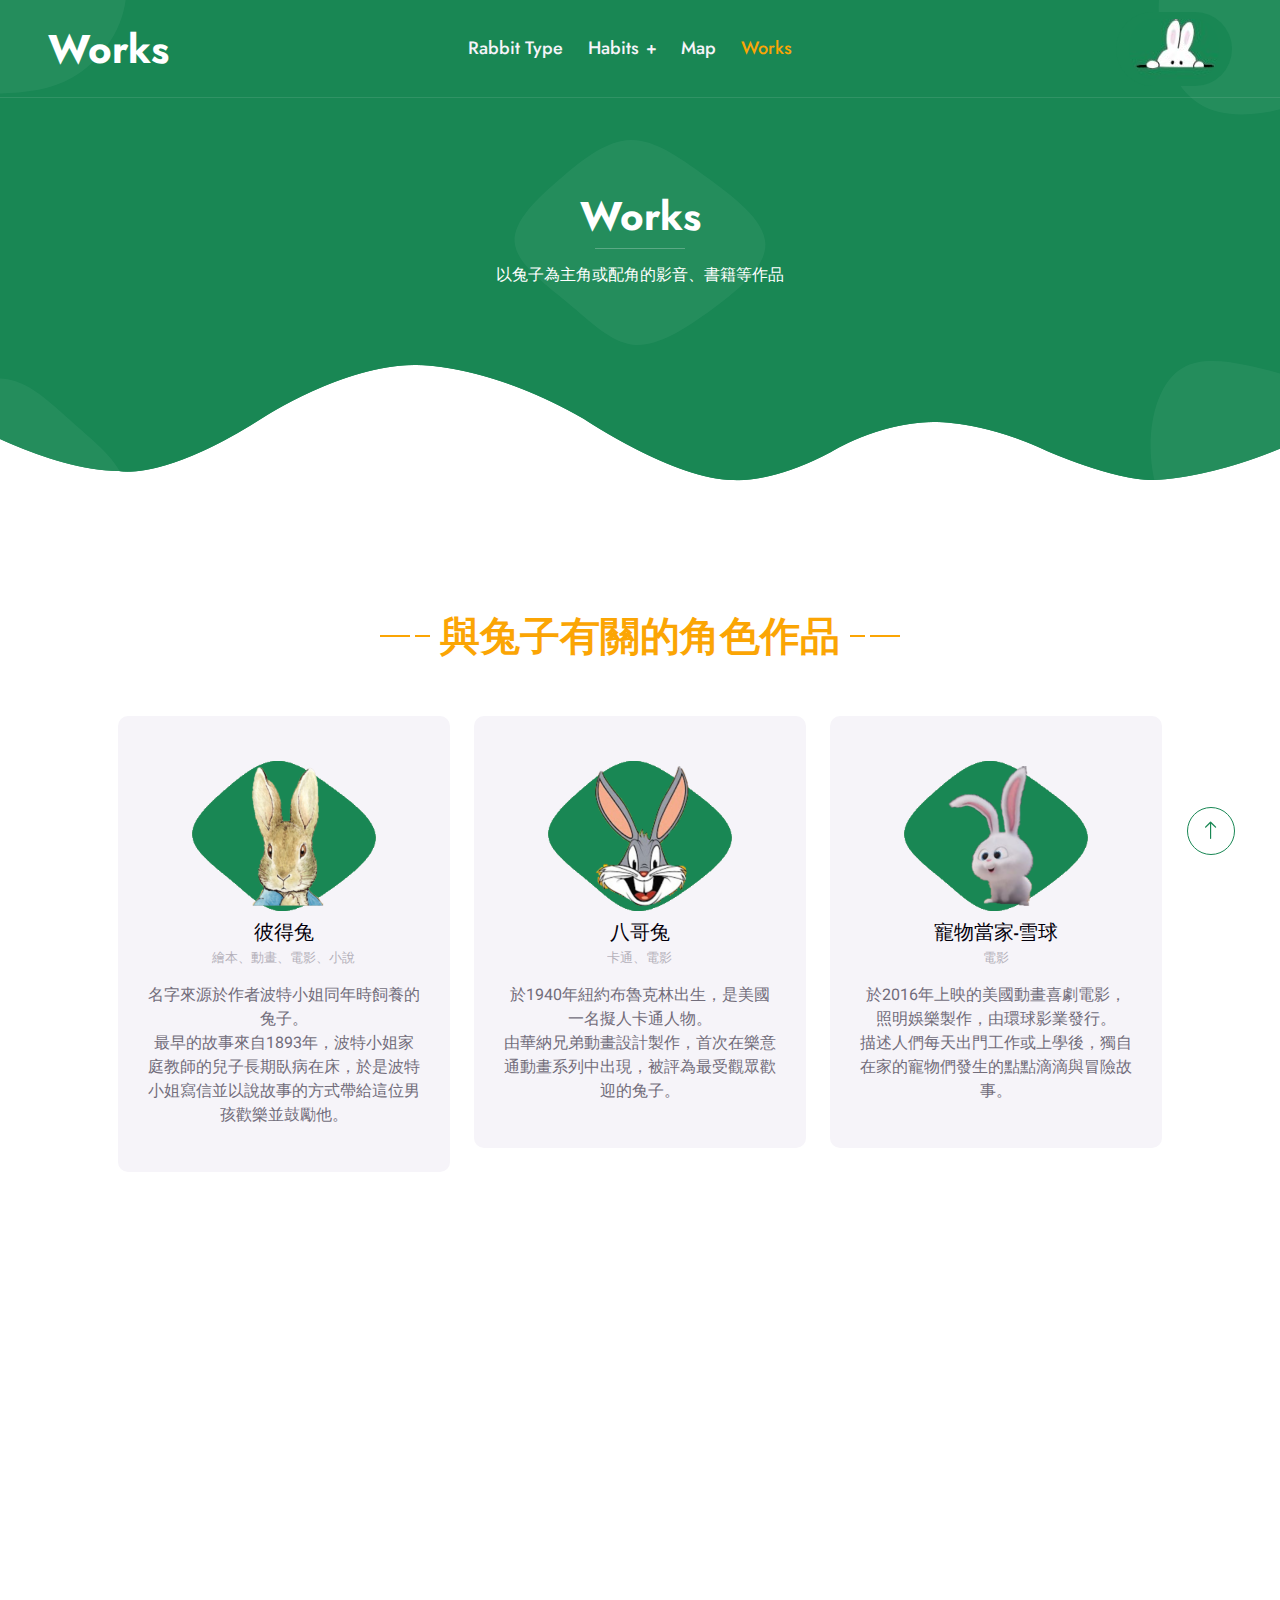
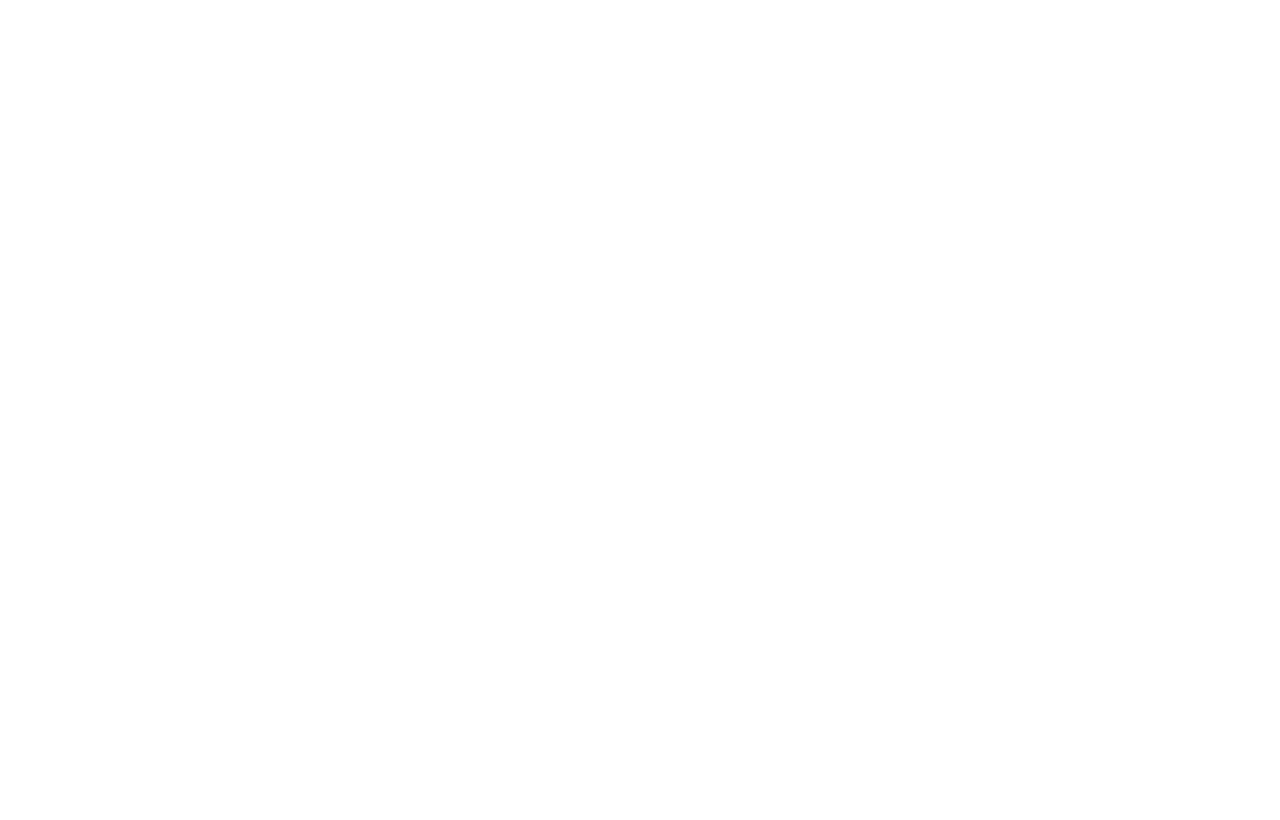
<file: works.html>
<!DOCTYPE html>
<html lang="en">

<head>
    <meta charset="utf-8">
    <title>Works-以兔子為主角或配角的影音、書籍等作品</title>
    <meta content="width=device-width, initial-scale=1.0" name="viewport">
    <meta content="" name="keywords">
    <meta content="" name="description">

    <!-- Favicon -->
    <link href="img/Logo.png" rel="icon">

    <!-- Google Web Fonts -->
    <link rel="preconnect" href="https://fonts.googleapis.com">
    <link rel="preconnect" href="https://fonts.gstatic.com" crossorigin>
    <link href="https://fonts.googleapis.com/css2?family=Heebo:wght@400;500&family=Jost:wght@500;600;700&display=swap" rel="stylesheet"> 

    <!-- Icon Font Stylesheet -->
    <link href="https://cdnjs.cloudflare.com/ajax/libs/font-awesome/5.10.0/css/all.min.css" rel="stylesheet">
    <link href="https://cdn.jsdelivr.net/npm/bootstrap-icons@1.4.1/font/bootstrap-icons.css" rel="stylesheet">

    <!-- Libraries Stylesheet -->
    <link href="lib/animate/animate.min.css" rel="stylesheet">
    <link href="lib/owlcarousel/assets/owl.carousel.min.css" rel="stylesheet">
    <link href="lib/lightbox/css/lightbox.min.css" rel="stylesheet">

    <!-- Customized Bootstrap Stylesheet -->
    <link href="css/bootstrap.min.css" rel="stylesheet">

    <!-- Template Stylesheet -->
    <link href="css/style.css" rel="stylesheet">
</head>

<body>
    <div class="container-xxl bg-white p-0">
        <!-- Spinner Start -->
        <div id="spinner" class="show bg-white position-fixed translate-middle w-100 vh-100 top-50 start-50 d-flex align-items-center justify-content-center">
            <div class="spinner-grow text-primary" style="width: 3rem; height: 3rem;" role="status">
                <span class="sr-only">Loading...</span>
            </div>
        </div>
        <!-- Spinner End -->


        <!-- Navbar & Hero Start -->
        <div class="container-xxl position-relative p-0">
            <nav class="navbar navbar-expand-lg navbar-light px-4 px-lg-5 py-3 py-lg-0">
                <a href="" class="navbar-brand p-0">
                    <h1 class="m-0">Works</h1>
                    <!-- <img src="img/logo.png" alt="Logo"> -->
                </a>
                <button class="navbar-toggler" type="button" data-bs-toggle="collapse" data-bs-target="#navbarCollapse">
                    <span class="fa fa-bars"></span>
                </button>
                <div class="collapse navbar-collapse" id="navbarCollapse">
                    <div class="navbar-nav mx-auto py-0">
                        <a href="index.html" class="nav-item nav-link">Rabbit Type</a>
                        <div class="nav-item dropdown">
                            <a href="habit.html" class="nav-link dropdown-toggle" data-bs-toggle="dropdown">Habits</a>
                            <div class="dropdown-menu m-0">
                                <a href="habit.html#live" class="dropdown-item" title="居住環境、飲食習慣、適合溫度、睡眠時間">日常生活</a>
                                <a href="habit.html#stander" class="dropdown-item" title="兔子年齡、體型重量、外表骨骼">健康標準</a>
                                <a href="habit.html#behavior" class="dropdown-item" title="肢體語言、聲音表達、智商行為">個性行為</a>
                                <a href="habit.html#training" class="dropdown-item" title="控制飲食、讓兔子喜歡你、賦予指令、訓練強度、持續堅持">馴服兔子</a>
                                <a href="habit.html#dispute" class="dropdown-item" title="問題及闢謠">錯誤爭議</a>
                            </div>
                        </div>
                        <a href="map.html" class="nav-item nav-link">Map</a>
                        <a href="works.html" class="nav-item nav-link active">Works</a>
                        <!-- <a href="project.html" class="nav-item nav-link">Project</a>
                        <a href="contact.html" class="nav-item nav-link">Contact</a> -->
                    </div>
                    <img src="./img/logo-Test.jpg" class="btn rounded-pill ms-3 d-none d-lg-block" style="background-color: #198754;">
                </div>
            </nav>

            <div class="container-xxl py-5 bg-success hero-header">
                <div class="container my-5 py-5 px-lg-5">
                    <div class="row g-5 py-5">
                        <div class="col-12 text-center">
                            <h1 class="text-white animated slideInDown">Works</h1>
                            <hr class="bg-white mx-auto mt-0" style="width: 90px;">
                        <h6 class="text-white animated slideInDown">以兔子為主角或配角的影音、書籍等作品</h6>
                        </div>
                    </div>
                </div>
            </div>
        </div>
        <!-- Navbar & Hero End -->


        <!-- Service Start -->
        <div class="container-xxl py-5">
            <div class="container py-5 px-lg-5">
                <div class="wow fadeInUp" data-wow-delay="0.1s">
                    <h1 class="section-title text-secondary justify-content-center"><span></span>與兔子有關的角色作品<span></span></h1>
                    <br><br>
                </div>
                <div class="row g-4">
                    <div class="col-lg-4 col-md-6 wow fadeInUp" data-wow-delay="0.1s">
                        <div class="service-item d-flex flex-column text-center rounded">
                            <div class="service-icon flex-shrink-0" title="推測原型為奶油兔">
                                <img src="./img/works/Peter-140.png">
                            </div>
                            <h5 class="mb-3">彼得兔</h5>
                            <p style="opacity: 0.5;font-size: small;margin-top:-5%;">繪本、動畫、電影、小說</p>
                            <p class="m-0">名字來源於作者波特小姐同年時飼養的兔子。<br>最早的故事來自1893年，波特小姐家庭教師的兒子長期臥病在床，於是波特小姐寫信並以說故事的方式帶給這位男孩歡樂並鼓勵他。</p>
                            <a class="btn btn-square" href="https://peterrabbit.com/" target="_blank" title="點擊查看官方網頁"><i class="fa fa-arrow-right"></i></a>
                        </div>
                    </div>
                    <div class="col-lg-4 col-md-6 wow fadeInUp" data-wow-delay="0.3s">
                        <div class="service-item d-flex flex-column text-center rounded">
                            <div class="service-icon flex-shrink-0" title="推測原型為賓尼兔">
                                <img src="./img/works/bugs-140.png">
                            </div>
                            <h5 class="mb-3">八哥兔</h5>
                            <p style="opacity: 0.5;font-size: small;margin-top:-5%;">卡通、電影</p>
                            <p class="m-0">於1940年紐約布魯克林出生，是美國一名擬人卡通人物。<br>由華納兄弟動畫設計製作，首次在樂意通動畫系列中出現，被評為最受觀眾歡迎的兔子。</p>
                            <a class="btn btn-square" href="https://www.bugsbunnyatthesymphony.net/" target="_blank" title="點擊查看官方網頁"><i class="fa fa-arrow-right"></i></a>
                        </div>
                    </div>
                    <div class="col-lg-4 col-md-6 wow fadeInUp" data-wow-delay="0.5s">
                        <div class="service-item d-flex flex-column text-center rounded">
                            <div class="service-icon flex-shrink-0" title="推測原型為紐西蘭白兔">
                                <img src="./img/works/snowball.png">
                            </div>
                            <h5 class="mb-3">寵物當家-雪球</h5>
                            <p style="opacity: 0.5;font-size: small;margin-top:-5%;">電影</p>
                            <p class="m-0">於2016年上映的美國動畫喜劇電影，照明娛樂製作，由環球影業發行。<br>描述人們每天出門工作或上學後，獨自在家的寵物們發生的點點滴滴與冒險故事。</p>
                            <a class="btn btn-square" href="https://www.universalpictures.co.uk/micro/the-secret-life-of-pets-2#iframe1" target="_blank" title="點擊查看官方網頁"><i class="fa fa-arrow-right"></i></a>
                        </div>
                    </div>
                    <div class="col-lg-4 col-md-6 wow fadeInUp" data-wow-delay="0.1s">
                        <div class="service-item d-flex flex-column text-center rounded">
                            <div class="service-icon flex-shrink-0" title="推測原型為荷蘭侏儒兔">
                                <img src="./img/works/three_month.png">
                            </div>
                            <h5 class="mb-3">愛麗絲夢遊仙境-三月兔</h5>
                            <p style="opacity: 0.5;font-size: small;margin-top:-5%;">小說、繪本、動畫、電影</p>
                            <p class="m-0">故事原型於1862年7月4日，作者與朋友及三位女孩於泰晤士河同遊，並在船上向她們講述她們要求「越荒誕越好的」幻想冒險故事。<br>故事主角正好是三姊妹中的二女兒愛麗絲。</p>
                            <a class="btn btn-square" href="https://www.alice-in-wonderland.net/" target="_blank" title="點擊查看官方網頁"><i class="fa fa-arrow-right"></i></a>
                        </div>
                    </div>
                    <div class="col-lg-4 col-md-6 wow fadeInUp" data-wow-delay="0.3s">
                        <div class="service-item d-flex flex-column text-center rounded">
                            <div class="service-icon flex-shrink-0" title="推測原型為賓尼兔">
                                <img src="./img/works/judy.png">
                            </div>
                            <h5 class="mb-3">動物方程式-哈茱蒂</h5>
                            <p style="opacity: 0.5;font-size: small;margin-top:-5%;">電影</p>
                            <p class="m-0">故事背景設定在只有人類以外的哺乳動物所居住的大城市，描述主角兔子女警茱蒂和街頭行騙高手狐狸尼克合作解開的肉食動物失蹤案，並揭發其背後的陰謀。</p>
                            <a class="btn btn-square" href="https://disneyanimation.com/films/zootopia/" target="_blank" title="點擊查看官方網頁"><i class="fa fa-arrow-right"></i></a>
                        </div>
                    </div>
                    <div class="col-lg-4 col-md-6 wow fadeInUp" data-wow-delay="0.5s">
                        <div class="service-item d-flex flex-column text-center rounded">
                            <div class="service-icon flex-shrink-0" title="推測原型為荷蘭侏儒兔">
                                <img src="./img/works/Mashimaro.png">
                            </div>
                            <h5 class="mb-3">賤兔</h5>
                            <p style="opacity: 0.5;font-size: small;margin-top:-5%;">動畫</p>
                            <p class="m-0">於1999年5月8日出生，又稱流氓兔，是韓國金在仁製作的Flash動畫中核心的卡通形象。<br>個性調皮搗蛋，喜歡惡作劇，可以從背後拿出馬桶刷。</p>
                            <a class="btn btn-square" href="https://www.facebook.com/mashimaro.official/" target="_blank" title="點擊查看官方網頁"><i class="fa fa-arrow-right"></i></a>
                        </div>
                    </div>
                    <div class="col-lg-4 col-md-6 wow fadeInUp" data-wow-delay="0.1s">
                        <div class="service-item d-flex flex-column text-center rounded">
                            <div class="service-icon flex-shrink-0" title="推測原型為荷蘭侏儒兔">
                                <img src="./img/works/Miffy.png">
                            </div>
                            <h5 class="mb-3">米菲兔</h5>
                            <p style="opacity: 0.5;font-size: small;margin-top:-5%;">繪本、動畫、電影</p>
                            <p class="m-0">主角的形象於1955年荷蘭誕生，作者迪克向一歲的兒子講述他們之前在沙丘上看到的小白兔的故事，並構思出米菲兔。</p>
                            <a class="btn btn-square" href="https://www.nijntje.nl/" target="_blank" title="點擊查看官方網頁"><i class="fa fa-arrow-right"></i></a>
                        </div>
                    </div>
                    <div class="col-lg-4 col-md-6 wow fadeInUp" data-wow-delay="0.3s">
                        <div class="service-item d-flex flex-column text-center rounded">
                            <div class="service-icon flex-shrink-0" title="推測原型為荷蘭兔">
                                <img src="./img/works/Usavich.png">
                            </div>
                            <h5 class="mb-3">監獄兔</h5>
                            <p style="opacity: 0.5;font-size: small;margin-top:-5%;">動畫</p>
                            <p class="m-0">故事圍繞著兩隻在1961年時於蘇聯監獄服刑的兔子普京和基廉列克。影片中幾乎沒有任何對白，其他兔子偶爾會說出一些俄語。</p>
                            <a class="btn btn-square" href="https://web.archive.org/web/20071208003342/http://www.usavich.tv/" target="_blank" title="點擊查看官方網頁"><i class="fa fa-arrow-right"></i></a>
                        </div>
                    </div>
                    <div class="col-lg-4 col-md-6 wow fadeInUp" data-wow-delay="0.5s">
                        <div class="service-item d-flex flex-column text-center rounded">
                            <div class="service-icon flex-shrink-0" title="推測原型為荷蘭侏儒兔">
                                <img src="./img/works/melody.png">
                            </div>
                            <h5 class="mb-3">美樂蒂</h5>
                            <p style="opacity: 0.5;font-size: small;margin-top:-5%;">漫畫、動畫、小說</p>
                            <p class="m-0">1975年三麗鷗以「童話中大野狼最愛吃的動物」為題徵求投票，結果兔子得到的票數最多，於是這隻可愛的小白兔便登場了。</p>
                            <a class="btn btn-square" href="https://www.sanrio.co.jp/special/mymelody/index_pc.html" target="_blank" title="點擊查看官方網頁"><i class="fa fa-arrow-right"></i></a>
                        </div>
                    </div>
                </div>
            </div>
        </div>
        <!-- Service End -->



        

        <!-- Footer Start -->
        <div class="container-fluid bg-success footer wow fadeIn" data-wow-delay="0.1s">
        </div>
        <!-- Footer End -->



        <!-- Back to Top -->
        <a href="#" class="btn btn-lg btn-outline-success btn-lg-square back-to-top"><i class="bi bi-arrow-up"></i></a>
    </div>

    <!-- JavaScript Libraries -->
    <script src="https://code.jquery.com/jquery-3.4.1.min.js"></script>
    <script src="https://cdn.jsdelivr.net/npm/bootstrap@5.0.0/dist/js/bootstrap.bundle.min.js"></script>
    <script src="lib/wow/wow.min.js"></script>
    <script src="lib/easing/easing.min.js"></script>
    <script src="lib/waypoints/waypoints.min.js"></script>
    <script src="lib/counterup/counterup.min.js"></script>
    <script src="lib/owlcarousel/owl.carousel.min.js"></script>
    <script src="lib/isotope/isotope.pkgd.min.js"></script>
    <script src="lib/lightbox/js/lightbox.min.js"></script>

    <!-- Template Javascript -->
    <script src="js/main.js"></script>
</body>

</html>
</file>
<file: css/style.css>
/********** Template CSS **********/
:root {
    --primary: #6222CC;
    --secondary: #FBA504;
    --light: #F6F4F9;
    --dark: #04000B;
    --bs-blue: #0d6efd;
    --bs-indigo: #6610f2;
    --bs-purple: #6f42c1;
    --bs-pink: #d63384;
    --bs-red: #dc3545;
    --bs-orange: #fd7e14;
    --bs-yellow: #ffc107;
    --bs-green: #198754;
    --bs-teal: #20c997;
    --bs-cyan: #0dcaf0;
    --bs-white: #fff;
    --bs-gray: #6c757d;
    --bs-gray-dark: #343a40;
    --bs-success: #198754;
    --bs-info: #0dcaf0;
    --info: #0dcaf0;
    --bs-warning: #ffc107;
    --bs-danger: #dc3545;
    --bs-font-sans-serif: system-ui, -apple-system, "Segoe UI", Roboto, "Helvetica Neue", Arial, "Noto Sans", "Liberation Sans", sans-serif, "Apple Color Emoji", "Segoe UI Emoji", "Segoe UI Symbol", "Noto Color Emoji";
    --bs-font-monospace: SFMono-Regular, Menlo, Monaco, Consolas, "Liberation Mono", "Courier New", monospace;
    --bs-gradient: linear-gradient(180deg, rgba(255, 255, 255, 0.15), rgba(255, 255, 255, 0))
}

.dark-mode {
    background-color: black;
    color: white;
}

::-webkit-scrollbar {
    width: 10px;
}

::-webkit-scrollbar-track {
    background: #198754;
}

::-webkit-scrollbar-thumb {
    background: #20c997;
}

::-webkit-scrollbar-thumb:hover {
    background: #44c100;
}

.scrollbar-map::-webkit-scrollbar {
    width: 10px;
    font-family: Microsoft JhengHei;
}

.scrollbar-map::-webkit-scrollbar-track {
    background: #fd7e14;
}

.scrollbar-map::-webkit-scrollbar-thumb {
    background: #fdce36;
}

.scrollbar-map::-webkit-scrollbar-thumb:hover {
    background: var(--secondary);

}

.scrollbar-list::-webkit-scrollbar {
    width: 10px;
    font-family: Microsoft JhengHei;
}

.scrollbar-list::-webkit-scrollbar-track {
    background: #0d6efd;
}

.scrollbar-list::-webkit-scrollbar-thumb {
    background: skyblue;
}

.scrollbar-list::-webkit-scrollbar-thumb:hover {
    background: #A676E5;

}


/*** Spinner ***/
#spinner {
    opacity: 0;
    visibility: hidden;
    transition: opacity .5s ease-out, visibility 0s linear .5s;
    z-index: 99999;
}

#spinner.show {
    transition: opacity .5s ease-out, visibility 0s linear 0s;
    visibility: visible;
    opacity: 1;
}

.back-to-top {
    position: fixed;
    display: none;
    right: 45px;
    bottom: 45px;
    z-index: 99;
}


/*** Heading ***/
h1,
h2,
.fw-bold {
    font-weight: 700 !important;
}

h3,
h4,
.fw-semi-bold {
    font-weight: 600 !important;
}

h5,
h6,
.fw-medium {
    font-weight: 500 !important;
}


/*** Button ***/
.btn {
    font-weight: 500;
    transition: .5s;
}

.btn:hover {
    box-shadow: 0 0 10px rgba(0, 0, 0, .5);
}

.btn-square {
    width: 38px;
    height: 38px;
}

.btn-sm-square {
    width: 32px;
    height: 32px;
}

.btn-lg-square {
    width: 48px;
    height: 48px;
}

.btn-square,
.btn-sm-square,
.btn-lg-square {
    padding: 0;
    display: flex;
    align-items: center;
    justify-content: center;
    font-weight: normal;
    border-radius: 50px;
}

.btn-map {
    margin-left: 5% auto 5% auto;
    height: 480px;
    width: auto;
    display: flex;
    justify-content: space-around;
    flex-direction: column;
    overflow: auto;
    border: 2px solid var(--secondary);
    border-radius: 10px;
}

.btn-list {
    margin-left: 5% auto 5% auto;
    height: 480px;
    width: auto;
    display: flex;
    justify-content: space-around;
    flex-direction: column;
    overflow: auto;
    border: 2px solid skyblue;
    border-radius: 10px;
}

/*** Navbar ***/
.navbar .dropdown-toggle::after {
    border: none;
    content: "\f067";
    font-family: "Font Awesome 5 Free";
    font-size: 10px;
    font-weight: bold;
    vertical-align: middle;
    margin-left: 8px;
}

.navbar-light .navbar-nav .nav-link {
    position: relative;
    margin-right: 25px;
    padding: 35px 0;
    font-family: 'Jost', sans-serif;
    font-size: 18px;
    font-weight: 500;
    color: var(--light) !important;
    outline: none;
    transition: .5s;
}

.sticky-top.navbar-light .navbar-nav .nav-link {
    padding: 20px 0;
    color: var(--dark) !important;
}

.navbar-light .navbar-nav .nav-link:hover,
.navbar-light .navbar-nav .nav-link.active {
    color: var(--secondary) !important;
}

.navbar-light .navbar-brand h1 {
    color: #FFFFFF;
}

.navbar-light .navbar-brand img {
    max-height: 60px;
    transition: .5s;
}

.sticky-top.navbar-light .navbar-brand img {
    max-height: 45px;
}

.rbt-style {
    height: fit-content;
    font-weight: bold;
}



@media (max-width: 991.98px) {
    .sticky-top.navbar-light {
        position: relative;
        background: #FFFFFF;
    }

    .navbar-light .navbar-collapse {
        margin-top: 15px;
        border-top: 1px solid #DDDDDD;
    }

    .navbar-light .navbar-nav .nav-link,
    .sticky-top.navbar-light .navbar-nav .nav-link {
        padding: 10px 0;
        margin-left: 0;
        color: var(--dark) !important;
    }

    .navbar-light .navbar-brand h1 {
        color: #198754;
    }

    .navbar-light .navbar-brand img {
        max-height: 45px;
    }


}

@media (min-width: 992px) {
    .navbar-light {
        position: absolute;
        width: 100%;
        top: 0;
        left: 0;
        border-bottom: 1px solid rgba(256, 256, 256, .1);
        z-index: 999;
    }

    .sticky-top.navbar-light {
        position: fixed;
        background: #FFFFFF;
    }

    .sticky-top.navbar-light .navbar-brand h1 {
        color: #198754;
    }

    .navbar-light .navbar-nav .nav-item .dropdown-menu {
        display: block;
        border: none;
        margin-top: 0;
        top: 150%;
        opacity: 0;
        visibility: hidden;
        transition: .5s;
    }

    .navbar-light .navbar-nav .nav-item:hover .dropdown-menu {
        top: 100%;
        visibility: visible;
        transition: .5s;
        opacity: 1;


    }

    .navbar-light .btn {
        color: var(--dark);
        background: #FFFFFF;
    }

    .sticky-top.navbar-light .btn {
        color: var(--dark);
        background: var(--bs-success);
    }

}


/*** Hero Header ***/
.hero-header {
    margin-bottom: 2rem;
    padding: 10em 0 16em;
    background:
        url(../img/blob-top-left.png),
        url(../img/blob-top-right.png),
        url(../img/blob-bottom-left.png),
        url(../img/blob-bottom-right.png),
        url(../img/blob-center.png),
        url(../img/bg-bottom.png);
    background-position:
        left 0px top 0px,
        right 0px top 0px,
        left 0px bottom 0px,
        right 0px bottom 0px,
        center center,
        center bottom;
    background-repeat: no-repeat;
}

@media (max-width: 991.98px) {
    .hero-header {
        padding: 6rem 0 9rem 0;
    }
}


/*** Section Title ***/
.section-title {
    position: relative;
    display: flex;
    align-items: center;
    font-weight: 500;
    text-transform: uppercase;
}

.section-title span:first-child,
.section-title span:last-child {
    position: relative;
    display: inline-block;
    margin-right: 30px;
    width: 30px;
    height: 2px;
}

.section-title span:last-child {
    margin-right: 0;
    margin-left: 30px;
}

.section-title span:first-child::after,
.section-title span:last-child::after {
    position: absolute;
    content: "";
    width: 15px;
    height: 2px;
    top: 0;
    right: -20px;
}

.section-title span:last-child::after {
    right: auto;
    left: -20px;
}

.section-title.text-primary span:first-child,
.section-title.text-primary span:last-child,
.section-title.text-primary span:first-child::after,
.section-title.text-primary span:last-child::after {
    background: var(--primary);
}

.section-title.text-secondary span:first-child,
.section-title.text-secondary span:last-child,
.section-title.text-secondary span:first-child::after,
.section-title.text-secondary span:last-child::after {
    background: var(--secondary);
}

.section-title.text-white span:first-child,
.section-title.text-white span:last-child,
.section-title.text-white span:first-child::after,
.section-title.text-white span:last-child::after {
    background: #FFFFFF;
}


/*** Feature ***/
.feature-item {
    transition: .5s;
}

.feature-item:hover {
    margin-top: -15px;
}


/*** About ***/
.progress {
    height: 5px;
}

.progress .progress-bar {
    width: 0px;
    transition: 3s;
}


/*** Fact ***/
.fact {
    margin: 6rem 0;
    background:
        url(../img/blob-top-left.png),
        url(../img/blob-top-right.png),
        url(../img/blob-bottom-left.png),
        url(../img/blob-bottom-right.png),
        url(../img/blob-center.png);
    background-position:
        left 0px top 0px,
        right 0px top 0px,
        left 0px bottom 0px,
        right 0px bottom 0px,
        center center;
    background-repeat: no-repeat;
}


/*** Service ***/
.service-item {
    position: relative;
    padding: 45px 30px;
    background: var(--light);
    overflow: hidden;
    transition: .5s;
}

.service-item:hover {
    margin-top: -15px;
    padding-bottom: 60px;
    background: var(--bs-success);
}

.service-item .service-icon {
    margin: 0 auto 10px auto;
    width: 200px;
    height: 150px;
    display: flex;
    align-items: center;
    justify-content: center;
    color: var(--light);
    background: url(../img/blob-success.png) center center no-repeat;
    background-size: contain;
    transition: .5s;
}

.service-item:hover .service-icon {
    color: var(--dark);
    background: url(../img/blob-secondary.png) center center no-repeat;
    background-size: contain;
}

.service-item h5,
.service-item p {
    transition: .5s;
}

.service-item:hover h5,
.service-item:hover p {
    color: #FFFFFF;
}

.service-item a.btn {
    position: absolute;
    bottom: -40px;
    left: 50%;
    transform: translateX(-50%);
    color: var(--bs-success);
    background: #FFFFFF;
    border-radius: 40px 40px 0 0;
    transition: .5s;
    z-index: 1;
}

.service-item a.btn:hover {
    color: var(--dark);
    background: var(--secondary);
}

.service-item:hover a.btn {
    bottom: 0;
}


/*** Project Portfolio ***/
#portfolio-flters li {
    display: inline-block;
    font-weight: 500;
    color: var(--dark);
    cursor: pointer;
    transition: .5s;
    border-bottom: 2px solid transparent;
}

#portfolio-flters li:hover,
#portfolio-flters li.active {
    color: var(--primary);
    border-color: var(--primary);
}

.portfolio-item img {
    transition: .5s;
}

.portfolio-item:hover img {
    transform: scale(1.1);
}

.portfolio-item .portfolio-overlay {
    position: absolute;
    display: flex;
    align-items: center;
    justify-content: center;
    width: 100%;
    height: 100%;
    top: 0;
    left: 0;
    background: rgba(251, 165, 4, .9);
    transition: .5s;
    opacity: 0;
}

.portfolio-item:hover .portfolio-overlay {
    opacity: 1;
}


/*** Newsletter ***/
.newsletter {
    margin: 6rem 0;
    background:
        url(../img/blob-top-left.png),
        url(../img/blob-top-right.png),
        url(../img/blob-bottom-left.png),
        url(../img/blob-bottom-right.png),
        url(../img/blob-center.png);
    background-position:
        left 0px top 0px,
        right 0px top 0px,
        left 0px bottom 0px,
        right 0px bottom 0px,
        center center;
    background-repeat: no-repeat;
}


/*** Testimonial ***/
.testimonial-carousel .testimonial-item {
    padding: 0 30px 30px 30px;
}

.testimonial-carousel .owl-nav {
    display: flex;
    justify-content: center;
}

.testimonial-carousel .owl-nav .owl-prev,
.testimonial-carousel .owl-nav .owl-next {
    margin: 0 12px;
    width: 60px;
    height: 60px;
    display: flex;
    align-items: center;
    justify-content: center;
    color: var(--primary);
    background: var(--light);
    border-radius: 60px;
    font-size: 22px;
    transition: .5s;
}

.testimonial-carousel .owl-nav .owl-prev:hover,
.testimonial-carousel .owl-nav .owl-next:hover {
    color: #FFFFFF;
    background: var(--primary);
    box-shadow: 0 0 10px rgba(0, 0, 0, .5);
}


/*** Team ***/
.team-item .btn {
    color: #198754;
    background: #FFFFFF;
}

.team-item .btn:hover {
    color: #FFFFFF;
    background: #198754;
}


/*** Footer ***/
.footer {
    margin-top: 6rem;
    padding-top: 9rem;
    background:
        url(../img/blob-bottom-left.png),
        url(../img/blob-bottom-right.png),
        url(../img/bg-top.png);
    background-position:
        left 0px bottom 0px,
        right 0px bottom 0px;
    background-repeat: round;
    height: 40px;
}

.footer .btn.btn-social {
    margin-right: 5px;
    width: 40px;
    height: 40px;
    display: flex;
    align-items: center;
    justify-content: center;
    color: var(--light);
    border: 1px solid rgba(256, 256, 256, .1);
    border-radius: 40px;
    transition: .3s;
}

.footer .btn.btn-social:hover {
    color: var(--primary);
}

.footer .btn.btn-link {
    display: block;
    margin-bottom: 10px;
    padding: 0;
    text-align: left;
    color: var(--light);
    font-weight: normal;
    transition: .3s;
}

.footer .btn.btn-link::before {
    position: relative;
    content: "\f105";
    font-family: "Font Awesome 5 Free";
    font-weight: 900;
    margin-right: 10px;
}

.footer .btn.btn-link:hover {
    letter-spacing: 1px;
    box-shadow: none;
    color: var(--secondary);
}

.footer .copyright {
    padding: 25px 0;
    font-size: 14px;
    border-top: 1px solid rgba(256, 256, 256, .1);
}

.footer .copyright a {
    color: var(--light);
}

.footer .footer-menu a {
    margin-right: 15px;
    padding-right: 15px;
    border-right: 1px solid rgba(255, 255, 255, .1);
}

.footer .footer-menu a:last-child {
    margin-right: 0;
    padding-right: 0;
    border-right: none;
}

.footer .copyright a:hover,
.footer .footer-menu a:hover {
    color: var(--secondary);
}
</file>
